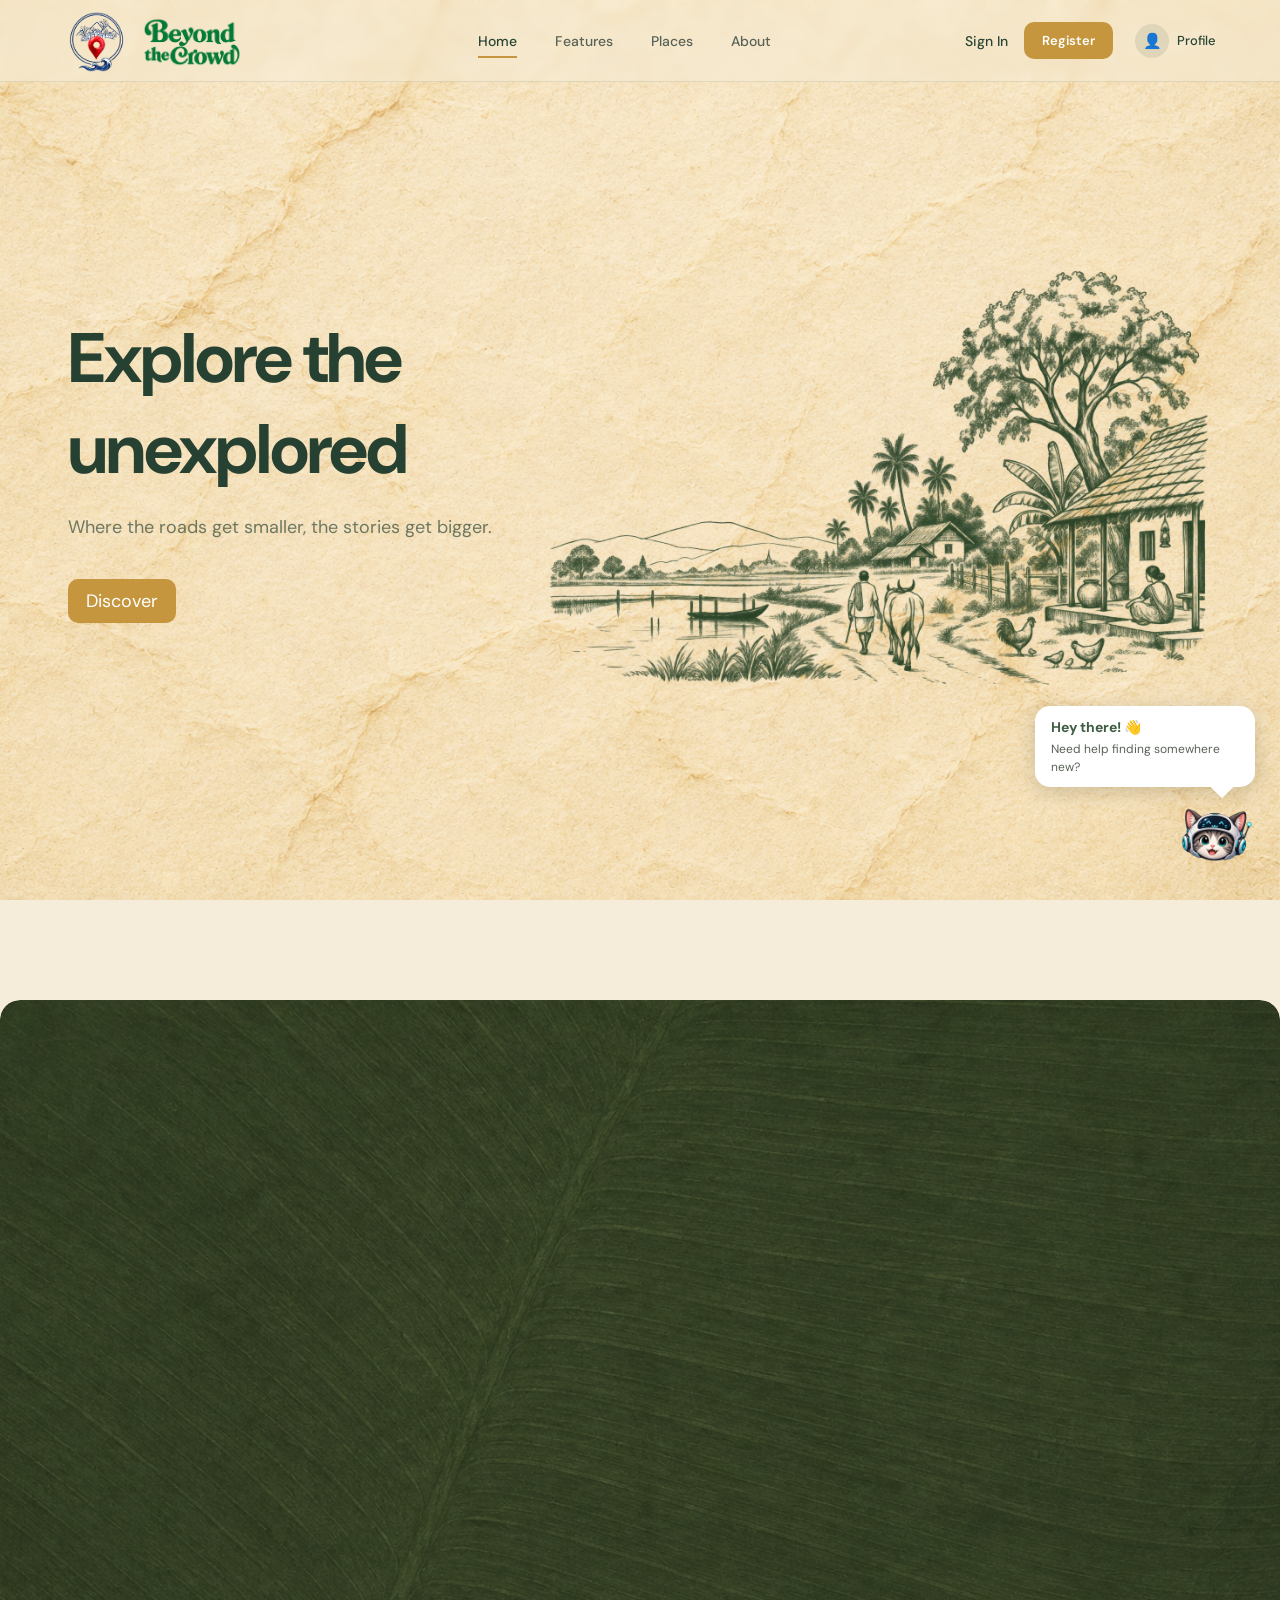
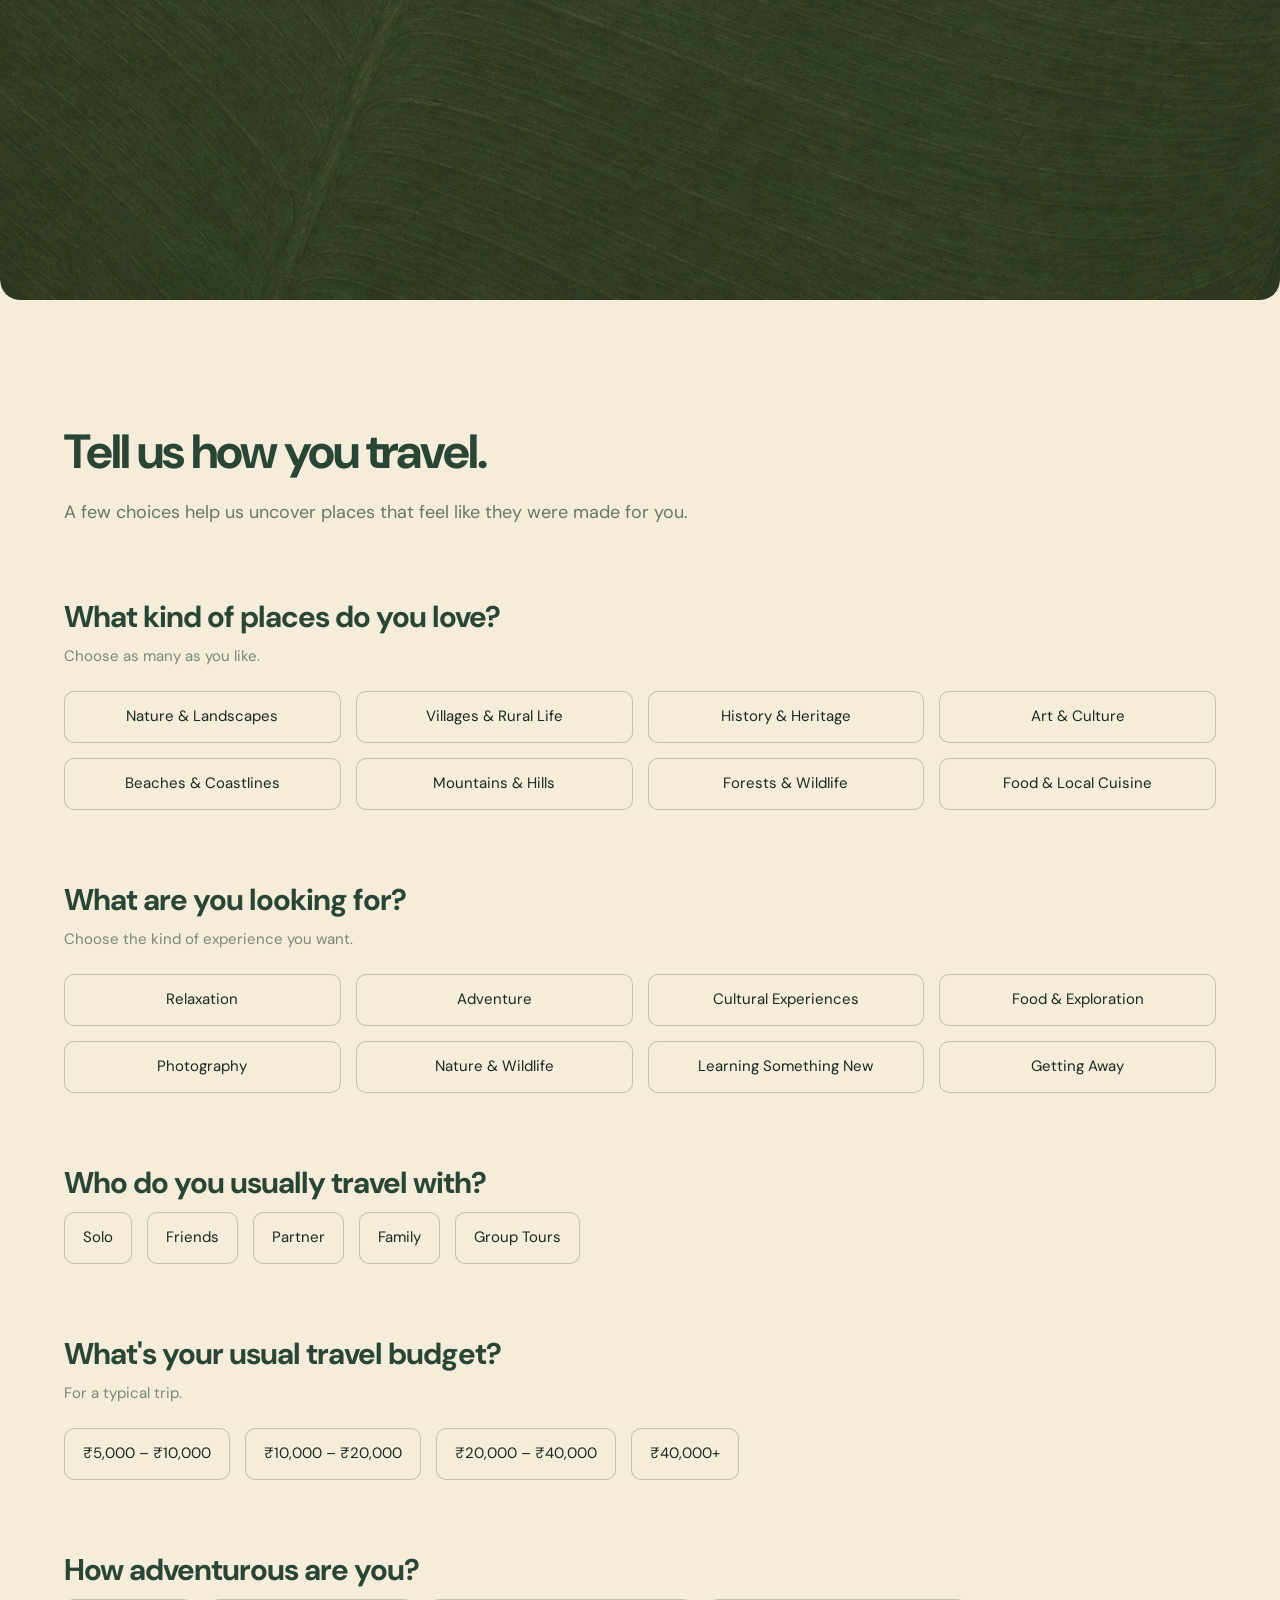
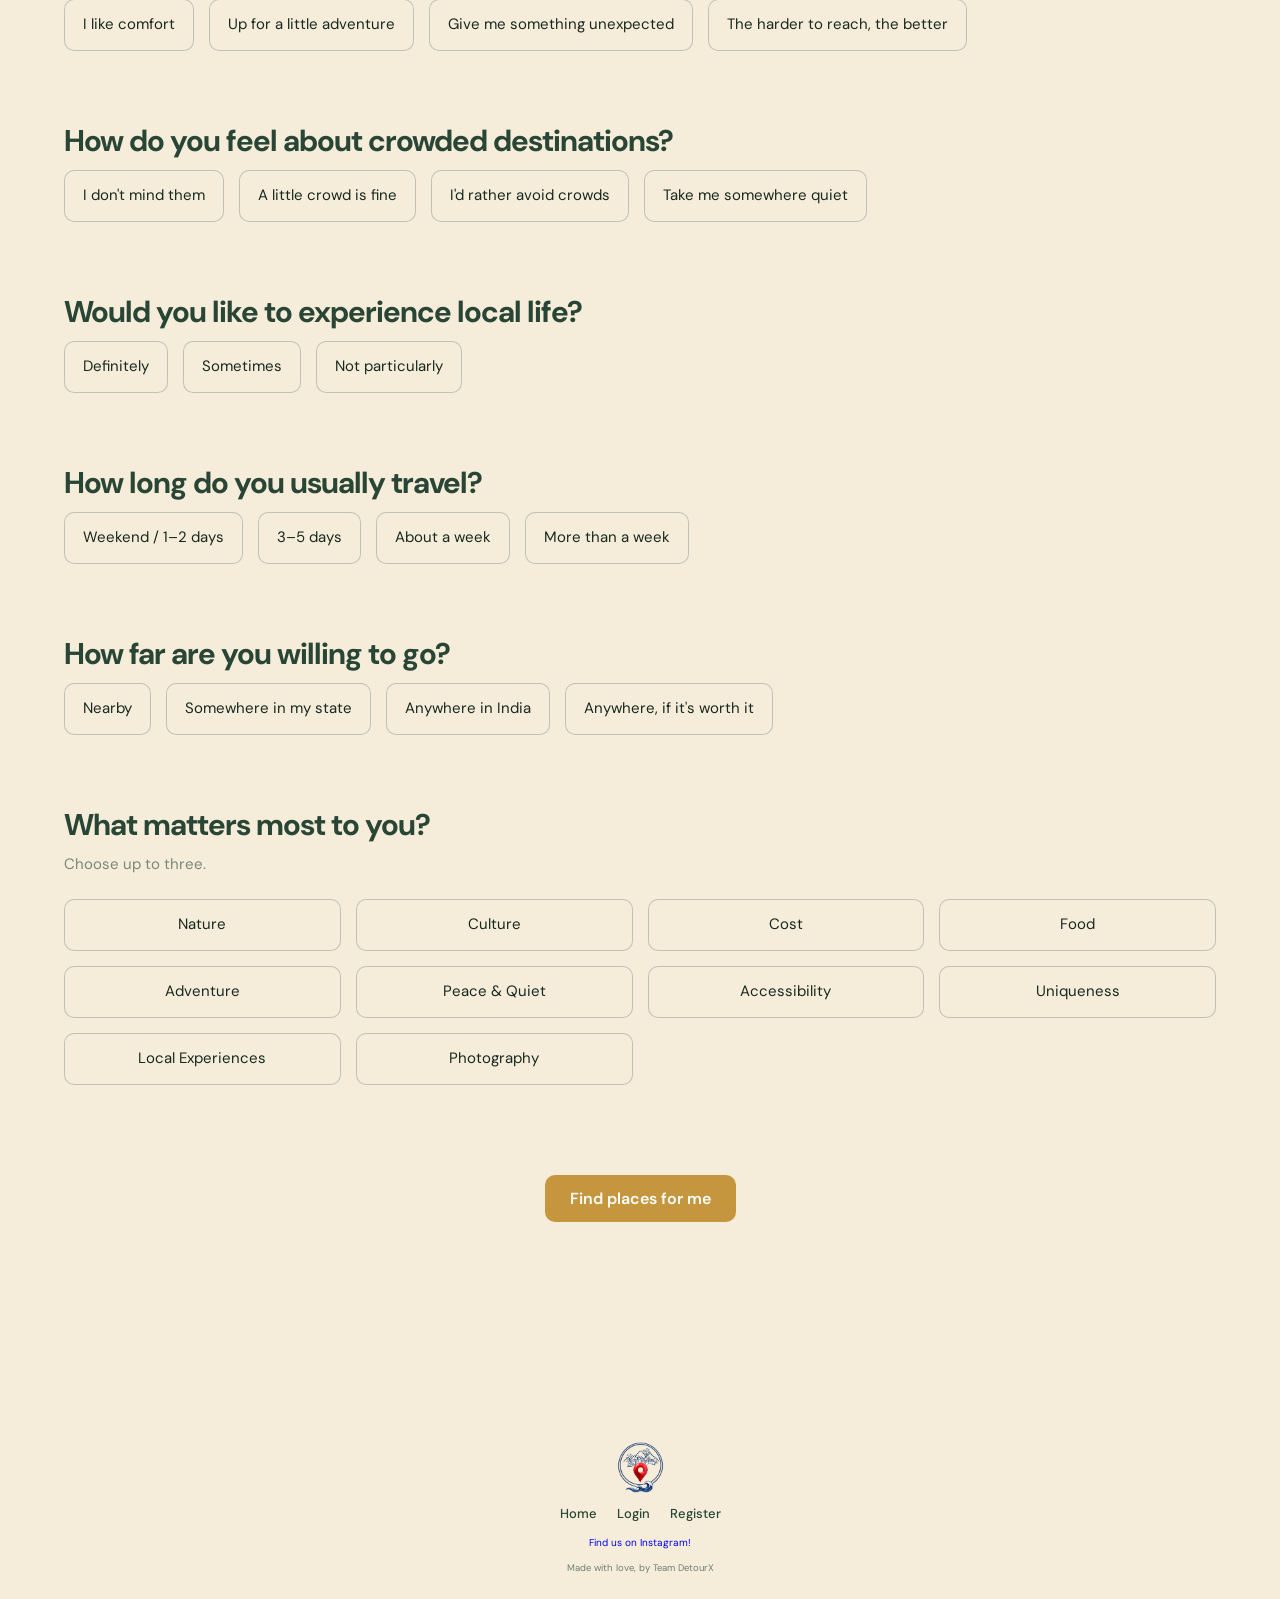
<file: index.html>
<!DOCTYPE html>
<html lang="en">

<head>
    <meta charset="UTF-8">
    <meta name="viewport" content="width=device-width, initial-scale=1.0">

    <title>Beyond the Crowd</title>

    <link rel="stylesheet" href="index.css">

    <!-- Google Fonts -->
    <link
        href="https://fonts.googleapis.com/css2?family=DM+Sans:wght@400;500;600&family=Playfair+Display:wght@500;600;700&display=swap"
        rel="stylesheet">

    <link rel="icon" type="image/png" href="images/web-logo.png">
</head>

<body>

    <!-- HERO SECTION -->
    <main class="hero-section">
        <!-- Navbar -->
        <nav class="navbar">

            <!-- Logo + Website Name -->
            <div class="brand">
                <div class="logo">
                    <a href="index.html">
                        <img src="images/web-logo.png" alt="logo" width="65px">
                    </a>
                </div>

                <div class="website-name">
                    <a href="index.html"><img src="images/web-name.png" alt="web-name" width="100px"></a>
                </div>
            </div>


            <!-- Navigation Links -->
            <div class="nav-links">
                <a href="index.html" class="active">Home</a>
                <a href="#features">Features</a>
                <a href="places.html">Places</a>
                <a href="about.html">About</a>
            </div>


            <!-- Right Side -->
            <div class="nav-actions">
                <a href="signin.html" class="auth-link">Sign In</a>
                <a href="register.html" class="dark-btn">Register</a>

                <div class="profile" id="profileButton">

                    <div class="profile-icon">
                        👤
                    </div>

                    <span>Profile</span>

                    <div class="profile-message" id="profileMessage">
                        <strong>Register / Sign in</strong>
                        <small>to see your profile.</small>
                    </div>

                </div>
            </div>

        </nav>
        <div class="hero-text">
            <h1>Explore the<br>unexplored</h1>
            <p>Where the roads get smaller, the stories get bigger.</p>
            <ul>
                <li><a href="#features" class="hero-btn dark-btn">Discover</a></li>
            </ul>
        </div>

        <img src="images/hero-image.png" alt="hero-image" width="670px">
    </main>


    <!-- FEATURES SECTION -->

    <section id="features" class="features-section">

        <h2>What we provide...</h2>

        <div class="features-grid">

            <!-- Feature 1 -->
            <article class="feature-card">

                <div>
                    <img class="feature-image" src="images/ai chatbot.png" alt="ai-chatbot">
                </div>

                <div class="feature-content">
                    <h4>AI Travel Companion</h4>
                    <p>Ask AI, discover hidden gems.</p>
                </div>

            </article>


            <!-- Feature 2 -->
            <article class="feature-card">

                <div>
                    <img class="feature-image" src="images/explore map.png" alt="explore map">
                </div>

                <div class="feature-content">
                    <h4>Explore Through Maps</h4>
                    <p>Find destinations across India easily.</p>
                </div>

            </article>


            <!-- Feature 3 -->
            <article class="feature-card">

                <div>
                    <img class="feature-image" src="images/choose options.png" alt="choose options">
                </div>

                <div class="feature-content">
                    <h4>Choose Your Activities</h4>
                    <p>Choose experiences that match you.</p>
                </div>

            </article>


            <!-- Feature 4 -->
            <article class="feature-card">

                <div>
                    <img class="feature-image" src="images/village life.png" alt="village life">
                </div>

                <div class="feature-content">
                    <h4>Village Living</h4>
                    <p>Experience village life, feel welcomed.</p>
                </div>

            </article>

        </div>

    </section>
    </div>

    </section>


    <script src="script.js"></script>

    <!-- ================= TRAVEL PREFERENCES ================= -->

<section id="preferences" class="preferences-section">

    <div class="preferences-heading">

        <h2>Tell us how you travel.</h2>

        <p>
            A few choices help us uncover places that feel like they were made for you.
        </p>

    </div>


    <form class="preferences-form">


        <!-- ================= QUESTION 1 ================= -->

        <div class="question">

            <h3>What kind of places do you love?</h3>

            <p class="question-note">
                Choose as many as you like.
            </p>

            <div class="choice-grid">

                <label class="choice">
                    <input type="checkbox" name="place" value="nature">
                    <span>Nature &amp; Landscapes</span>
                </label>

                <label class="choice">
                    <input type="checkbox" name="place" value="villages">
                    <span>Villages &amp; Rural Life</span>
                </label>

                <label class="choice">
                    <input type="checkbox" name="place" value="heritage">
                    <span>History &amp; Heritage</span>
                </label>

                <label class="choice">
                    <input type="checkbox" name="place" value="culture">
                    <span>Art &amp; Culture</span>
                </label>

                <label class="choice">
                    <input type="checkbox" name="place" value="beaches">
                    <span>Beaches &amp; Coastlines</span>
                </label>

                <label class="choice">
                    <input type="checkbox" name="place" value="mountains">
                    <span>Mountains &amp; Hills</span>
                </label>

                <label class="choice">
                    <input type="checkbox" name="place" value="forest">
                    <span>Forests &amp; Wildlife</span>
                </label>

                <label class="choice">
                    <input type="checkbox" name="place" value="food">
                    <span>Food &amp; Local Cuisine</span>
                </label>

            </div>

        </div>


        <!-- ================= QUESTION 2 ================= -->

        <div class="question">

            <h3>What are you looking for?</h3>

            <p class="question-note">
                Choose the kind of experience you want.
            </p>

            <div class="choice-grid">

                <label class="choice">
                    <input type="checkbox" name="experience" value="relaxation">
                    <span>Relaxation</span>
                </label>

                <label class="choice">
                    <input type="checkbox" name="experience" value="adventure">
                    <span>Adventure</span>
                </label>

                <label class="choice">
                    <input type="checkbox" name="experience" value="culture">
                    <span>Cultural Experiences</span>
                </label>

                <label class="choice">
                    <input type="checkbox" name="experience" value="food">
                    <span>Food &amp; Exploration</span>
                </label>

                <label class="choice">
                    <input type="checkbox" name="experience" value="photography">
                    <span>Photography</span>
                </label>

                <label class="choice">
                    <input type="checkbox" name="experience" value="nature">
                    <span>Nature &amp; Wildlife</span>
                </label>

                <label class="choice">
                    <input type="checkbox" name="experience" value="learning">
                    <span>Learning Something New</span>
                </label>

                <label class="choice">
                    <input type="checkbox" name="experience" value="escape">
                    <span>Getting Away</span>
                </label>

            </div>

        </div>


        <!-- ================= QUESTION 3 ================= -->

        <div class="question">

            <h3>Who do you usually travel with?</h3>

            <div class="choice-row">

                <label class="choice">
                    <input type="radio" name="travelling-with" value="solo">
                    <span>Solo</span>
                </label>

                <label class="choice">
                    <input type="radio" name="travelling-with" value="friends">
                    <span>Friends</span>
                </label>

                <label class="choice">
                    <input type="radio" name="travelling-with" value="partner">
                    <span>Partner</span>
                </label>

                <label class="choice">
                    <input type="radio" name="travelling-with" value="family">
                    <span>Family</span>
                </label>

                <label class="choice">
                    <input type="radio" name="travelling-with" value="group">
                    <span>Group Tours</span>
                </label>

            </div>

        </div>


        <!-- ================= QUESTION 4 ================= -->

        <div class="question">

            <h3>What's your usual travel budget?</h3>

            <p class="question-note">
                For a typical trip.
            </p>

            <div class="choice-row">

                <label class="choice">
                    <input type="radio" name="budget" value="5000-10000">
                    <span>₹5,000 – ₹10,000</span>
                </label>

                <label class="choice">
                    <input type="radio" name="budget" value="10000-20000">
                    <span>₹10,000 – ₹20,000</span>
                </label>

                <label class="choice">
                    <input type="radio" name="budget" value="20000-40000">
                    <span>₹20,000 – ₹40,000</span>
                </label>

                <label class="choice">
                    <input type="radio" name="budget" value="40000-plus">
                    <span>₹40,000+</span>
                </label>

            </div>

        </div>


        <!-- ================= QUESTION 5 ================= -->

        <div class="question">

            <h3>How adventurous are you?</h3>

            <div class="choice-row">

                <label class="choice">
                    <input type="radio" name="adventure-level" value="comfort">
                    <span>I like comfort</span>
                </label>

                <label class="choice">
                    <input type="radio" name="adventure-level" value="little-adventure">
                    <span>Up for a little adventure</span>
                </label>

                <label class="choice">
                    <input type="radio" name="adventure-level" value="unexpected">
                    <span>Give me something unexpected</span>
                </label>

                <label class="choice">
                    <input type="radio" name="adventure-level" value="extreme">
                    <span>The harder to reach, the better</span>
                </label>

            </div>

        </div>


        <!-- ================= QUESTION 6 ================= -->

        <div class="question">

            <h3>How do you feel about crowded destinations?</h3>

            <div class="choice-row">

                <label class="choice">
                    <input type="radio" name="crowds" value="popular">
                    <span>I don't mind them</span>
                </label>

                <label class="choice">
                    <input type="radio" name="crowds" value="little">
                    <span>A little crowd is fine</span>
                </label>

                <label class="choice">
                    <input type="radio" name="crowds" value="avoid">
                    <span>I'd rather avoid crowds</span>
                </label>

                <label class="choice">
                    <input type="radio" name="crowds" value="hidden">
                    <span>Take me somewhere quiet</span>
                </label>

            </div>

        </div>


        <!-- ================= QUESTION 7 ================= -->

        <div class="question">

            <h3>Would you like to experience local life?</h3>

            <div class="choice-row">

                <label class="choice">
                    <input type="radio" name="local-life" value="definitely">
                    <span>Definitely</span>
                </label>

                <label class="choice">
                    <input type="radio" name="local-life" value="sometimes">
                    <span>Sometimes</span>
                </label>

                <label class="choice">
                    <input type="radio" name="local-life" value="not-really">
                    <span>Not particularly</span>
                </label>

            </div>

        </div>


        <!-- ================= QUESTION 8 ================= -->

        <div class="question">

            <h3>How long do you usually travel?</h3>

            <div class="choice-row">

                <label class="choice">
                    <input type="radio" name="duration" value="weekend">
                    <span>Weekend / 1–2 days</span>
                </label>

                <label class="choice">
                    <input type="radio" name="duration" value="3-5-days">
                    <span>3–5 days</span>
                </label>

                <label class="choice">
                    <input type="radio" name="duration" value="week">
                    <span>About a week</span>
                </label>

                <label class="choice">
                    <input type="radio" name="duration" value="long">
                    <span>More than a week</span>
                </label>

            </div>

        </div>


        <!-- ================= QUESTION 9 ================= -->

        <div class="question">

            <h3>How far are you willing to go?</h3>

            <div class="choice-row">

                <label class="choice">
                    <input type="radio" name="travel-distance" value="nearby">
                    <span>Nearby</span>
                </label>

                <label class="choice">
                    <input type="radio" name="travel-distance" value="state">
                    <span>Somewhere in my state</span>
                </label>

                <label class="choice">
                    <input type="radio" name="travel-distance" value="india">
                    <span>Anywhere in India</span>
                </label>

                <label class="choice">
                    <input type="radio" name="travel-distance" value="anywhere">
                    <span>Anywhere, if it's worth it</span>
                </label>

            </div>

        </div>


        <!-- ================= QUESTION 10 ================= -->

        <div class="question">

            <h3>What matters most to you?</h3>

            <p class="question-note">
                Choose up to three.
            </p>

            <div class="choice-grid">

                <label class="choice">
                    <input type="checkbox" name="priority" value="nature">
                    <span>Nature</span>
                </label>

                <label class="choice">
                    <input type="checkbox" name="priority" value="culture">
                    <span>Culture</span>
                </label>

                <label class="choice">
                    <input type="checkbox" name="priority" value="cost">
                    <span>Cost</span>
                </label>

                <label class="choice">
                    <input type="checkbox" name="priority" value="food">
                    <span>Food</span>
                </label>

                <label class="choice">
                    <input type="checkbox" name="priority" value="adventure">
                    <span>Adventure</span>
                </label>

                <label class="choice">
                    <input type="checkbox" name="priority" value="peace">
                    <span>Peace &amp; Quiet</span>
                </label>

                <label class="choice">
                    <input type="checkbox" name="priority" value="accessibility">
                    <span>Accessibility</span>
                </label>

                <label class="choice">
                    <input type="checkbox" name="priority" value="uniqueness">
                    <span>Uniqueness</span>
                </label>

                <label class="choice">
                    <input type="checkbox" name="priority" value="local">
                    <span>Local Experiences</span>
                </label>

                <label class="choice">
                    <input type="checkbox" name="priority" value="photography">
                    <span>Photography</span>
                </label>

            </div>

        </div>


        <!-- ================= SUBMIT ================= -->

        <a href="places.html" class="preferences-button">
            Find places for me
        </a>

    </form>

</section>

<!-- ================= FOOTER ================= -->

<footer class="site-footer">

    <!-- Logo -->
    <div class="footer-logo">
        <a href="index.html">
            <img src="images/web-logo.png" alt="Website Logo">
        </a>
    </div>


    <!-- Footer Links -->
    <div class="footer-links">

        <a href="index.html">Home</a>

        <a href="signin.html">Login</a>

        <a href="register.html">Register</a>

    </div>


    <!-- Instagram -->
<div class="footer-social">

<a href="https://www.instagram.com/_.beyond_the_crowd_/">Find us on Instagram!</a>


</div>


    <!-- Credit -->
    <p class="footer-credit">
        Made with love, by Team DetourX
    </p>

</footer>

<!-- ================= CHATBOT ================= -->

<style>

    /* Chatbot container */
    .chatbot {
        position: fixed;
        bottom: 2.5rem;
        right: 2.5rem;

        z-index: 9999;

        display: flex;
        flex-direction: column;
        align-items: flex-end;

        font-family: "DM Sans", sans-serif;
    }


    /* Mascot */
    .chatbot-mascot {
        width: 8rem;
        height: 8rem;

        object-fit: contain;

        cursor: pointer;

        transition:
            transform 0.25s ease,
            filter 0.25s ease;
    }


    .chatbot-mascot:hover {
        transform: scale(1.08);
    }


    /* Speech bubble */
    .chatbot-bubble {
        position: relative;

        margin-bottom: 0.8rem;
        padding: 1.2rem 1.6rem;

        background: white;

        border-radius: 1.5rem;

        box-shadow:
            0 0.5rem 2rem rgba(0, 0, 0, 0.15);

        color: #294535;

        font-size: 1.4rem;

        max-width: 22rem;

        cursor: pointer;

        animation: chatbotBubbleIn 0.5s ease;
    }


    /* Little triangle underneath bubble */
    .chatbot-bubble::after {
        content: "";

        position: absolute;

        right: 2.5rem;
        bottom: -0.8rem;

        width: 1.6rem;
        height: 1.6rem;

        background: white;

        transform: rotate(45deg);
    }


    .chatbot-bubble strong {
        display: block;

        color: #3f5d45;

        margin-bottom: 0.3rem;
    }


    .chatbot-bubble small {
        font-size: 1.2rem;

        color: #596257;
    }


    /* Chat window */
    .chat-window {
        position: absolute;

        right: 0;
        bottom: 9rem;

        width: 32rem;
        height: 42rem;

        background: #f5edda;

        border-radius: 1.8rem;

        box-shadow:
            0 1rem 3rem rgba(0, 0, 0, 0.2);

        overflow: hidden;

        display: none;

        flex-direction: column;
    }


    .chat-window.active {
        display: flex;

        animation: chatWindowIn 0.3s ease;
    }


    /* Chat header */
    .chat-header {
        padding: 1.5rem 1.8rem;

        background: #294535;

        color: #f5edda;

        display: flex;

        align-items: center;

        justify-content: space-between;
    }


    .chat-header h4 {
        margin: 0;

        color: #f5edda;

        font-size: 1.8rem;

        letter-spacing: -0.5px;
    }


    .chat-close {
        border: none;

        background: transparent;

        color: #f5edda;

        font-size: 2rem;

        cursor: pointer;
    }


    /* Messages */
    .chat-messages {
        flex: 1;

        padding: 1.5rem;

        overflow-y: auto;

        display: flex;

        flex-direction: column;

        gap: 1rem;
    }


    .bot-message,
    .user-message {
        max-width: 80%;

        padding: 1rem 1.3rem;

        border-radius: 1.2rem;

        font-size: 1.3rem;

        line-height: 1.5;
    }


    .bot-message {
        align-self: flex-start;

        background: white;

        color: #29352c;

        border-bottom-left-radius: 0.3rem;
    }


    .user-message {
        align-self: flex-end;

        background: #c5963d;

        color: white;

        border-bottom-right-radius: 0.3rem;
    }


    /* Input area */
    .chat-input-area {
        display: flex;

        gap: 0.8rem;

        padding: 1.2rem;

        background: white;

        border-top: 1px solid rgba(41, 69, 53, 0.1);
    }


    .chat-input {
        flex: 1;

        border: 1px solid rgba(41, 69, 53, 0.25);

        border-radius: 1rem;

        padding: 1rem;

        outline: none;

        font-family: "DM Sans", sans-serif;

        font-size: 1.3rem;
    }


    .chat-send {
        border: none;

        border-radius: 1rem;

        padding: 0 1.4rem;

        background: #c5963d;

        color: white;

        font-weight: 600;

        cursor: pointer;
    }


    .chat-send:hover {
        background: #a87927;
    }


    /* Animations */
    @keyframes chatbotBubbleIn {

        from {
            opacity: 0;
            transform: translateY(1rem);
        }

        to {
            opacity: 1;
            transform: translateY(0);
        }

    }


    @keyframes chatWindowIn {

        from {
            opacity: 0;
            transform: translateY(1rem) scale(0.97);
        }

        to {
            opacity: 1;
            transform: translateY(0) scale(1);
        }

    }


    /* Mobile */
    @media (max-width: 600px) {

        .chatbot {
            right: 1.5rem;
            bottom: 1.5rem;
        }

        .chatbot-mascot {
            width: 6.5rem;
            height: 6.5rem;
        }

        .chat-window {
            width: calc(100vw - 3rem);
            right: -0.5rem;
        }

    }

</style>


<!-- CHATBOT HTML -->

<div class="chatbot" id="chatbot">

    <!-- Speech bubble -->
    <div class="chatbot-bubble" id="chatbotBubble">

        <strong>Hey there! 👋</strong>

        <small>
            Need help finding somewhere new?
        </small>

    </div>


    <!-- Chat window -->
    <div class="chat-window" id="chatWindow">

        <div class="chat-header">

            <h4>Your Travel Companion</h4>

            <button
                class="chat-close"
                id="chatClose">
                ×
            </button>

        </div>


        <div class="chat-messages" id="chatMessages">

            <div class="bot-message">
                Hi! I'm your travel companion. 🌿
                Tell me what kind of place you're looking for!
            </div>

        </div>


        <div class="chat-input-area">

            <input
                type="text"
                id="chatInput"
                class="chat-input"
                placeholder="Ask me anything...">

            <button
                class="chat-send"
                id="chatSend">
                Send
            </button>

        </div>

    </div>


    <!-- Mascot -->
    <img
        src="images/mascot.png"
        alt="Travel assistant"
        class="chatbot-mascot"
        id="chatbotMascot">

</div>


<!-- CHATBOT JAVASCRIPT -->

<script>

    const chatbotMascot =
        document.getElementById("chatbotMascot");

    const chatbotBubble =
        document.getElementById("chatbotBubble");

    const chatWindow =
        document.getElementById("chatWindow");

    const chatClose =
        document.getElementById("chatClose");

    const chatInput =
        document.getElementById("chatInput");

    const chatSend =
        document.getElementById("chatSend");

    const chatMessages =
        document.getElementById("chatMessages");


    /* Open chatbot */

    function openChat() {

        chatWindow.classList.add("active");

        chatbotBubble.style.display = "none";

        chatInput.focus();

    }


    /* Close chatbot */

    function closeChat() {

        chatWindow.classList.remove("active");

    }


    /* Mascot clicked */

    chatbotMascot.addEventListener(
        "click",
        openChat
    );


    /* Speech bubble clicked */

    chatbotBubble.addEventListener(
        "click",
        openChat
    );


    /* Close button */

    chatClose.addEventListener(
        "click",
        closeChat
    );


    /* Send message */

    function sendMessage() {

        const message =
            chatInput.value.trim();


        if (message === "") {
            return;
        }


        /* User message */

        const userMessage =
            document.createElement("div");

        userMessage.className =
            "user-message";

        userMessage.textContent =
            message;

        chatMessages.appendChild(
            userMessage
        );


        chatInput.value = "";


        /* Temporary bot response */

        setTimeout(() => {

            const botMessage =
                document.createElement("div");

            botMessage.className =
                "bot-message";

            botMessage.textContent =
                "I'd love to help! Once the AI backend is connected, I'll be able to give you personalised travel recommendations.";

            chatMessages.appendChild(
                botMessage
            );


            chatMessages.scrollTop =
                chatMessages.scrollHeight;

        }, 700);


        chatMessages.scrollTop =
            chatMessages.scrollHeight;

    }


    /* Send button */

    chatSend.addEventListener(
        "click",
        sendMessage
    );


    /* Enter key */

    chatInput.addEventListener(
        "keydown",
        (event) => {

            if (event.key === "Enter") {

                sendMessage();

            }

        }
    );


    /* Show bubble after 5 seconds */

    setTimeout(() => {

        if (
            !chatWindow.classList.contains("active")
        ) {

            chatbotBubble.style.display =
                "block";

        }

    }, 5000);

</script>

</body>

</html>
</file>
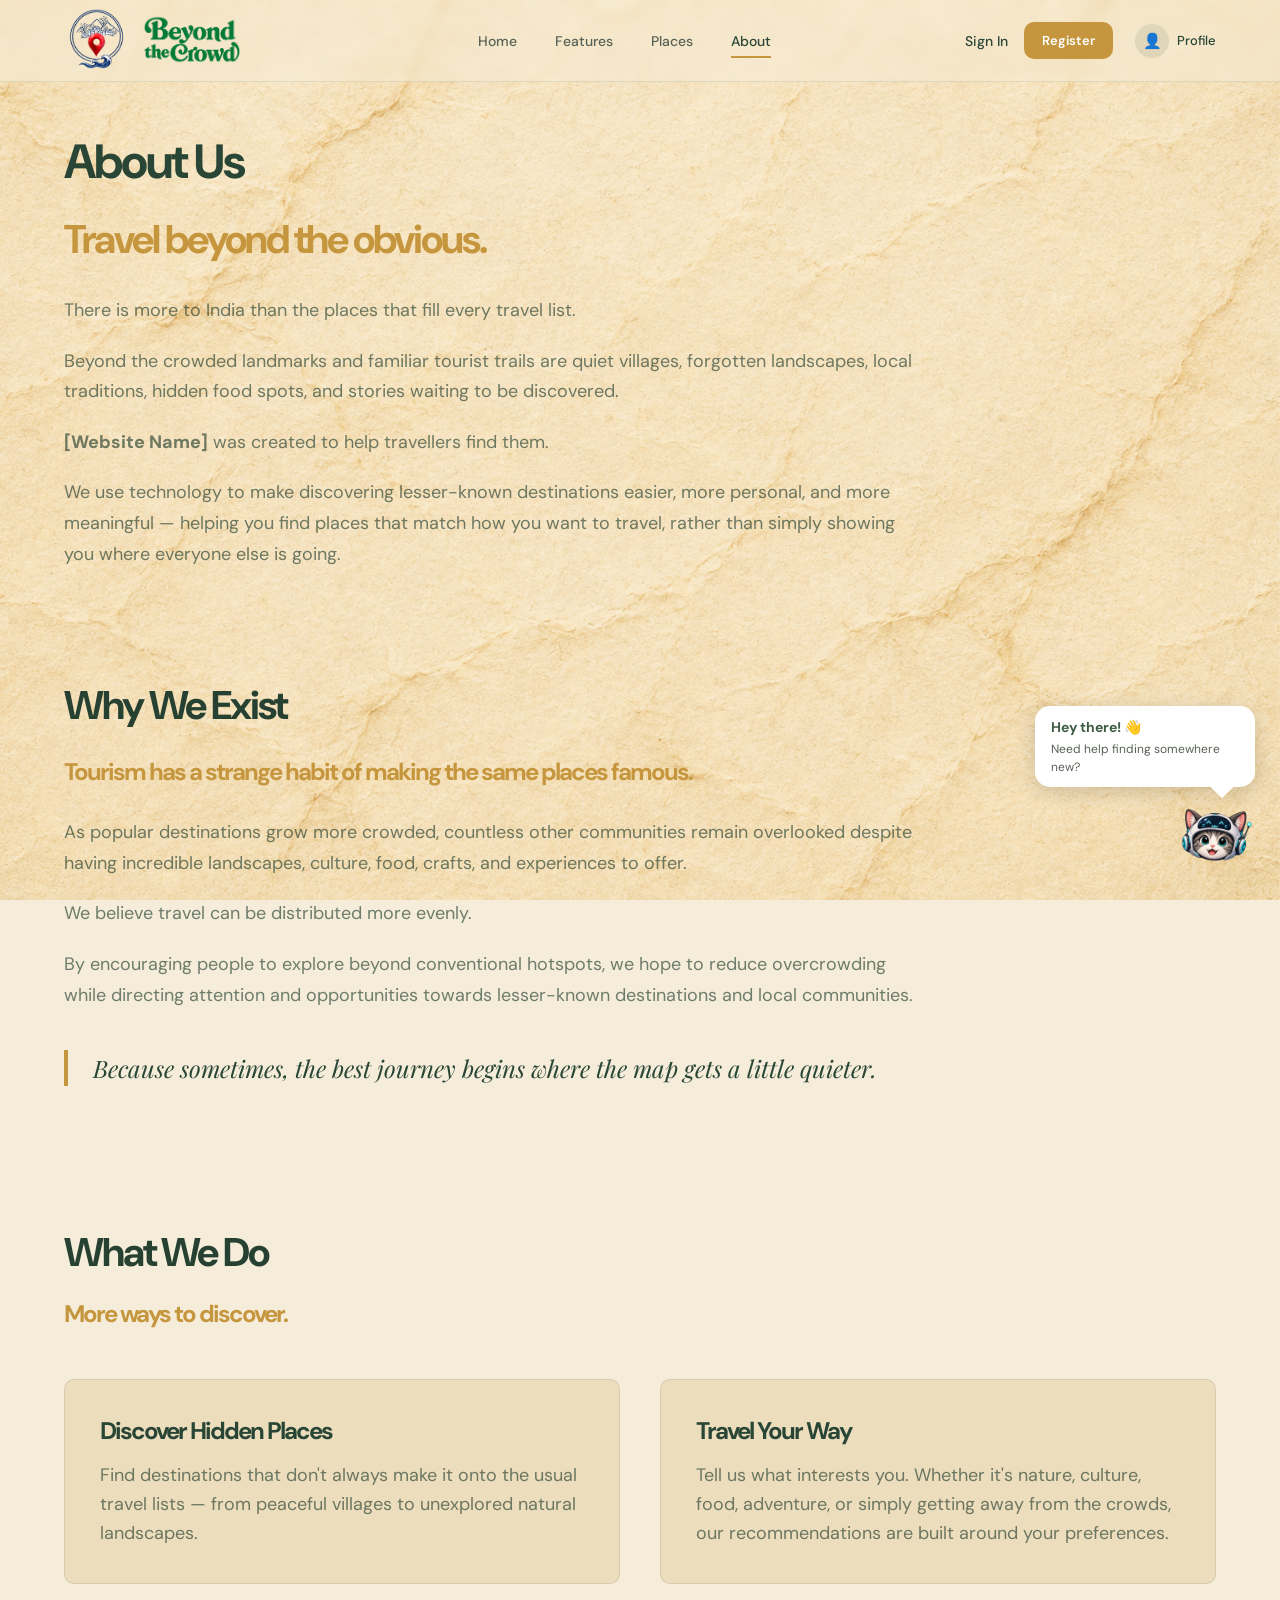
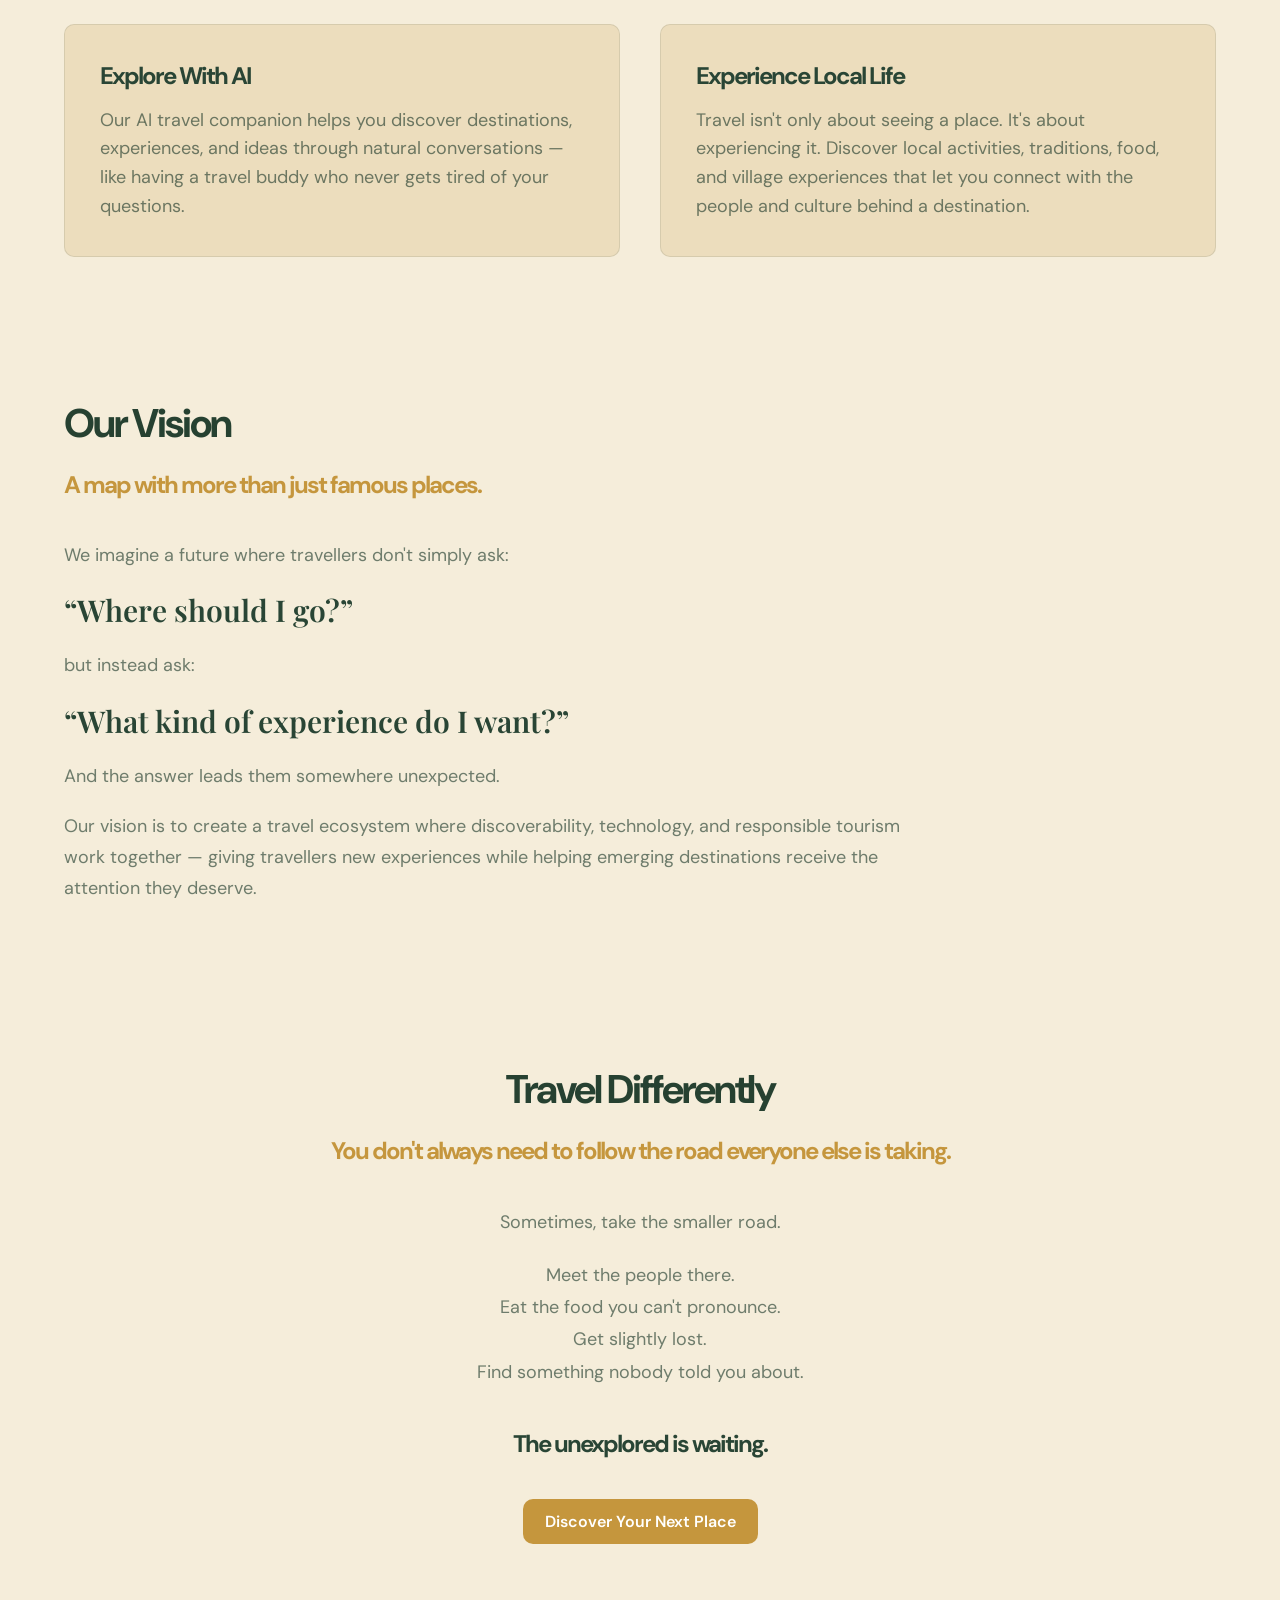
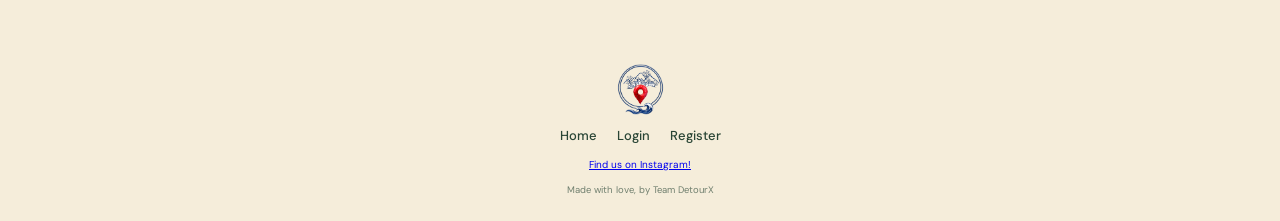
<file: about.html>
<!DOCTYPE html>
<html lang="en">

<head>
    <meta charset="UTF-8">
    <meta name="viewport" content="width=device-width, initial-scale=1.0">
    <link rel="stylesheet" href="about.css">
    <link rel="stylesheet" href="chatbot.css">
    <link rel="icon" type="image/png" href="images/web-logo.png">

    <title>About Us</title>

    <!-- About page stylesheet will be added later -->

    <!-- Google Fonts -->
    <link
        href="https://fonts.googleapis.com/css2?family=DM+Sans:wght@400;500;600&family=Playfair+Display:wght@500;600;700&display=swap"
        rel="stylesheet">
</head>

<body>

    <!-- ================= NAVBAR ================= -->

    <nav class="navbar">

        <!-- Logo + Website Name -->
        <div class="brand">

            <div class="logo">
                <a href="index.html">
                    <img src="images/web-logo.png" alt="logo" width="65px">
                </a>
            </div>

            <div class="website-name">
                   <a href="index.html"><img src="images/web-name.png" alt="web-name" width="100px"></a>
            </div>

        </div>


        <!-- Navigation Links -->
        <div class="nav-links">

            <a href="index.html">Home</a>

            <a href="index.html#features">Features</a>

            <a href="places.html">Places</a>

            <a href="about.html" class="active">About</a>

        </div>


        <!-- Right Side -->
        <div class="nav-actions">

            <a href="signin.html" class="auth-link">
                Sign In
            </a>

            <a href="register.html" class="dark-btn">
                Register
            </a>

            <div class="profile" id="profileButton">

                <div class="profile-icon">
                    👤
                </div>

                <span>Profile</span>

                <div class="profile-message" id="profileMessage">
                    <strong>Register / Sign in</strong>
                    <small>to see your profile.</small>
                </div>

            </div>

        </div>

    </nav>


    <!-- ================= ABOUT PAGE ================= -->

    <main>

        <!-- ABOUT HERO -->

        <section class="about-hero">

            <h2>About Us</h2>

            <h3>Travel beyond the obvious.</h3>

            <p>
                There is more to India than the places that fill every travel list.
            </p>

            <p>
                Beyond the crowded landmarks and familiar tourist trails are quiet
                villages, forgotten landscapes, local traditions, hidden food spots,
                and stories waiting to be discovered.
            </p>

            <p>
                <strong>[Website Name]</strong> was created to help travellers find them.
            </p>

            <p>
                We use technology to make discovering lesser-known destinations easier,
                more personal, and more meaningful — helping you find places that match
                how you want to travel, rather than simply showing you where everyone
                else is going.
            </p>

        </section>


        <!-- WHY WE EXIST -->

        <section class="why-us">

            <h3>Why We Exist</h3>

            <h4>
                Tourism has a strange habit of making the same places famous.
            </h4>

            <p>
                As popular destinations grow more crowded, countless other communities
                remain overlooked despite having incredible landscapes, culture, food,
                crafts, and experiences to offer.
            </p>

            <p>
                We believe travel can be distributed more evenly.
            </p>

            <p>
                By encouraging people to explore beyond conventional hotspots, we hope
                to reduce overcrowding while directing attention and opportunities
                towards lesser-known destinations and local communities.
            </p>

            <blockquote>
                Because sometimes, the best journey begins where the map gets a little quieter.
            </blockquote>

        </section>


        <!-- WHAT WE DO -->

        <section class="what-we-do">

            <h3>What We Do</h3>

            <h4>More ways to discover.</h4>

            <div class="about-features">

                <article class="about-feature">

                    <h4>Discover Hidden Places</h4>

                    <p>
                        Find destinations that don't always make it onto the usual
                        travel lists — from peaceful villages to unexplored natural
                        landscapes.
                    </p>

                </article>


                <article class="about-feature">

                    <h4>Travel Your Way</h4>

                    <p>
                        Tell us what interests you. Whether it's nature, culture,
                        food, adventure, or simply getting away from the crowds,
                        our recommendations are built around your preferences.
                    </p>

                </article>


                <article class="about-feature">

                    <h4>Explore With AI</h4>

                    <p>
                        Our AI travel companion helps you discover destinations,
                        experiences, and ideas through natural conversations — like
                        having a travel buddy who never gets tired of your questions.
                    </p>

                </article>


                <article class="about-feature">

                    <h4>Experience Local Life</h4>

                    <p>
                        Travel isn't only about seeing a place. It's about
                        experiencing it. Discover local activities, traditions,
                        food, and village experiences that let you connect with
                        the people and culture behind a destination.
                    </p>

                </article>

            </div>

        </section>


        <!-- OUR VISION -->

        <section class="our-vision">

            <h3>Our Vision</h3>

            <h4>A map with more than just famous places.</h4>

            <p>
                We imagine a future where travellers don't simply ask:
            </p>

            <blockquote>
                “Where should I go?”
            </blockquote>

            <p>
                but instead ask:
            </p>

            <blockquote>
                “What kind of experience do I want?”
            </blockquote>

            <p>
                And the answer leads them somewhere unexpected.
            </p>

            <p>
                Our vision is to create a travel ecosystem where discoverability,
                technology, and responsible tourism work together — giving travellers
                new experiences while helping emerging destinations receive the
                attention they deserve.
            </p>

        </section>


        <!-- CLOSING -->

        <section class="about-closing">

            <h3>Travel Differently</h3>

            <h4>
                You don't always need to follow the road everyone else is taking.
            </h4>

            <p>
                Sometimes, take the smaller road.
            </p>

            <p>
                Meet the people there.<br>
                Eat the food you can't pronounce.<br>
                Get slightly lost.<br>
                Find something nobody told you about.
            </p>

            <h4>
                The unexplored is waiting.
            </h4>

            <a href="index.html#features">
                Discover Your Next Place
            </a>

        </section>

    </main>

    <!-- ================= FOOTER ================= -->

<footer class="site-footer">

    <!-- Logo -->
    <div class="footer-logo">
        <a href="index.html">
            <img src="images/web-logo.png" alt="Website Logo">
        </a>
    </div>


    <!-- Footer Links -->
    <div class="footer-links">

        <a href="index.html">Home</a>

        <a href="signin.html">Login</a>

        <a href="register.html">Register</a>

    </div>


    <!-- Instagram -->
<div class="footer-social">

    <a href="https://www.instagram.com/_.beyond_the_crowd_/">Find us on Instagram!</a>

</div>


    <!-- Credit -->
    <p class="footer-credit">
        Made with love, by Team DetourX
    </p>

</footer>

    <!-- ================= CHATBOT ================= -->

<div class="chatbot" id="chatbot">

    <!-- Speech bubble -->
    <div class="chatbot-bubble" id="chatbotBubble">

        <strong>Hey there! 👋</strong>

        <small>
            Need help finding somewhere new?
        </small>

    </div>


    <!-- Chat window -->
    <div class="chat-window" id="chatWindow">

        <div class="chat-header">

            <h4>Your Travel Companion</h4>

            <button
                class="chat-close"
                id="chatClose">
                ×
            </button>

        </div>


        <div class="chat-messages" id="chatMessages">

            <div class="bot-message">
                Hi! I'm your travel companion. 🌿
                Tell me what kind of place you're looking for!
            </div>

        </div>


        <div class="chat-input-area">

            <input
                type="text"
                id="chatInput"
                class="chat-input"
                placeholder="Ask me anything..."
            >

            <button
                class="chat-send"
                id="chatSend">
                Send
            </button>

        </div>

    </div>


    <!-- Mascot -->
    <img
        src="images/mascot.png"
        alt="Travel assistant"
        class="chatbot-mascot"
        id="chatbotMascot">

</div>

    <script src="script.js"></script>
    <script src="chatbot.js"></script>

</body>

</html>
</file>
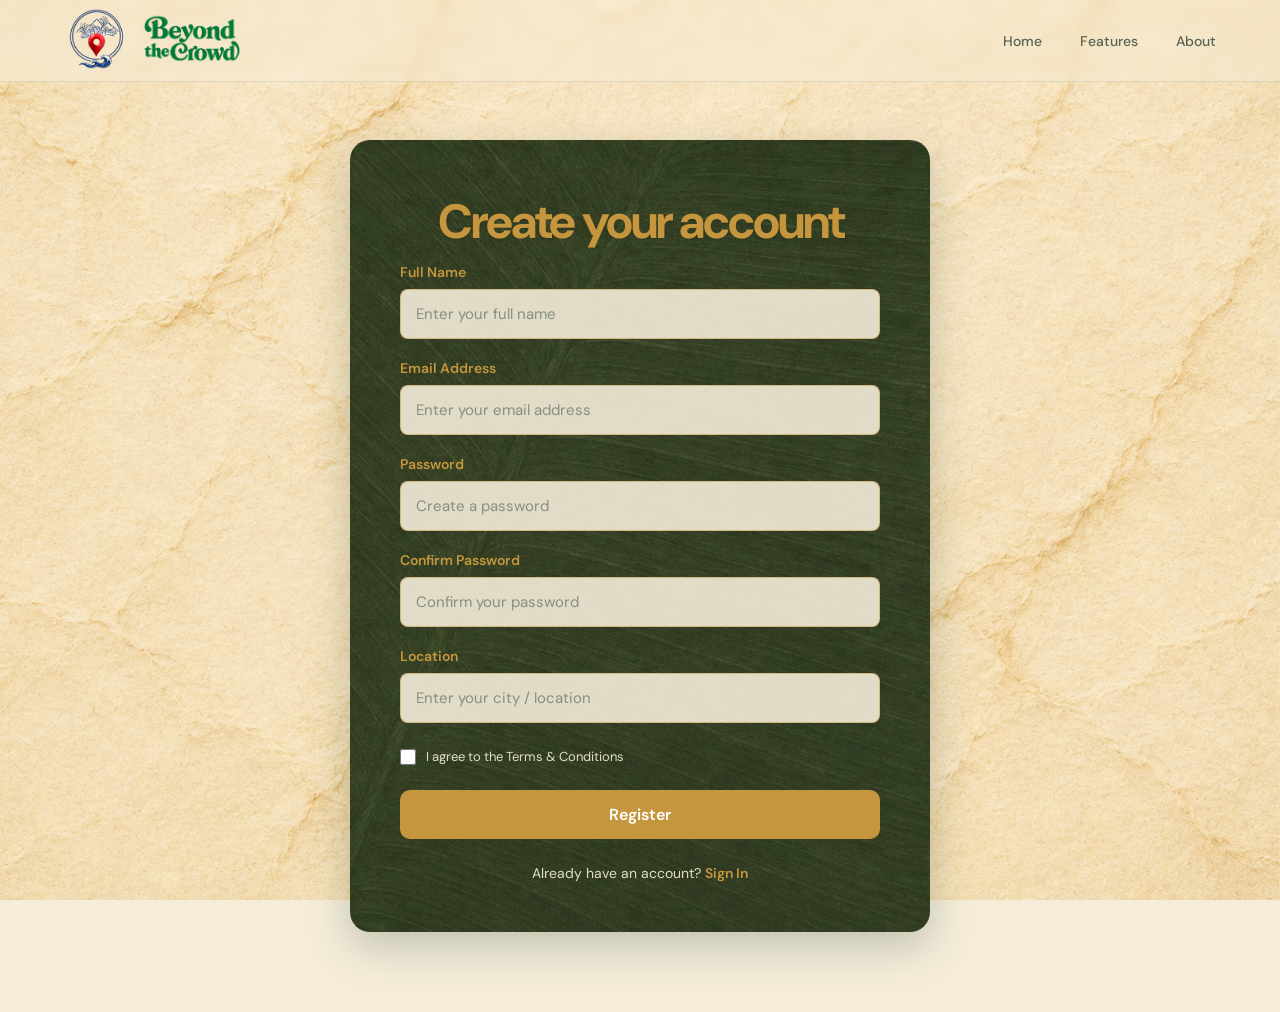
<file: register.html>
<!DOCTYPE html>
<html lang="en">

<head>
    <meta charset="UTF-8">
    <meta name="viewport" content="width=device-width, initial-scale=1.0">

    <title>Register</title>

    <link rel="stylesheet" href="register.css">

    <!-- Google Fonts -->
    <link
        href="https://fonts.googleapis.com/css2?family=DM+Sans:wght@400;500;600&family=Playfair+Display:wght@500;600;700&display=swap"
        rel="stylesheet">
    <link rel="icon" type="image/png" href="images/web-logo.png">


</head>

<body>

    <!-- ================= NAVBAR ================= -->

    <nav class="navbar">

        <!-- Logo + Website Name -->
        <div class="brand">

            <div class="logo">
                <a href="index.html">
                    <img src="images/web-logo.png" alt="logo" width="65px">
                </a>
            </div>

            <div class="website-name">
                <a href="index.html"><img src="images/web-name.png" alt="web-name" width="100px"></a>
            </div>

        </div>


        <!-- Navigation Links -->
        <div class="nav-links">

            <a href="index.html">
                Home
            </a>

            <a href="index.html#features">
                Features
            </a>

            <a href="about.html">
                About
            </a>

        </div>
    </nav>


    <!-- ================= REGISTRATION ================= -->

    <main class="register-page">

        <section class="register-card">

            <h2>Create your account</h2>

            <!-- Registration Form -->

            <form class="register-form">

                <!-- Full Name -->

                <div class="form-group">

                    <label for="name">
                        Full Name
                    </label>

                    <input
                        type="text"
                        id="name"
                        name="name"
                        placeholder="Enter your full name"
                        required
                    >

                </div>


                <!-- Email -->

                <div class="form-group">

                    <label for="email">
                        Email Address
                    </label>

                    <input
                        type="email"
                        id="email"
                        name="email"
                        placeholder="Enter your email address"
                        required
                    >

                </div>


                <!-- Password -->

                <div class="form-group">

                    <label for="password">
                        Password
                    </label>

                    <input
                        type="password"
                        id="password"
                        name="password"
                        placeholder="Create a password"
                        required
                    >

                </div>


                <!-- Confirm Password -->

                <div class="form-group">

                    <label for="confirm-password">
                        Confirm Password
                    </label>

                    <input
                        type="password"
                        id="confirm-password"
                        name="confirm-password"
                        placeholder="Confirm your password"
                        required
                    >

                </div>


                <!-- Location -->

                <div class="form-group">

                    <label for="location">
                        Location
                    </label>

                    <input
                        type="text"
                        id="location"
                        name="location"
                        placeholder="Enter your city / location"
                        required
                    >

                </div>


                <!-- Terms -->

                <div class="terms">

                    <label>

                        <input
                            type="checkbox"
                            name="terms"
                            required
                        >

                        <span>
                            I agree to the Terms &amp; Conditions
                        </span>

                    </label>

                </div>


                <!-- Register Button -->

                <button
                    type="submit"
                    class="register-button"
                >
                    Register
                </button>

            </form>


            <!-- Sign In -->

            <p class="signin-text">
                Already have an account?
                <a href="signin.html">Sign In</a>
            </p>

        </section>

    </main>

</body>

</html>
</file>
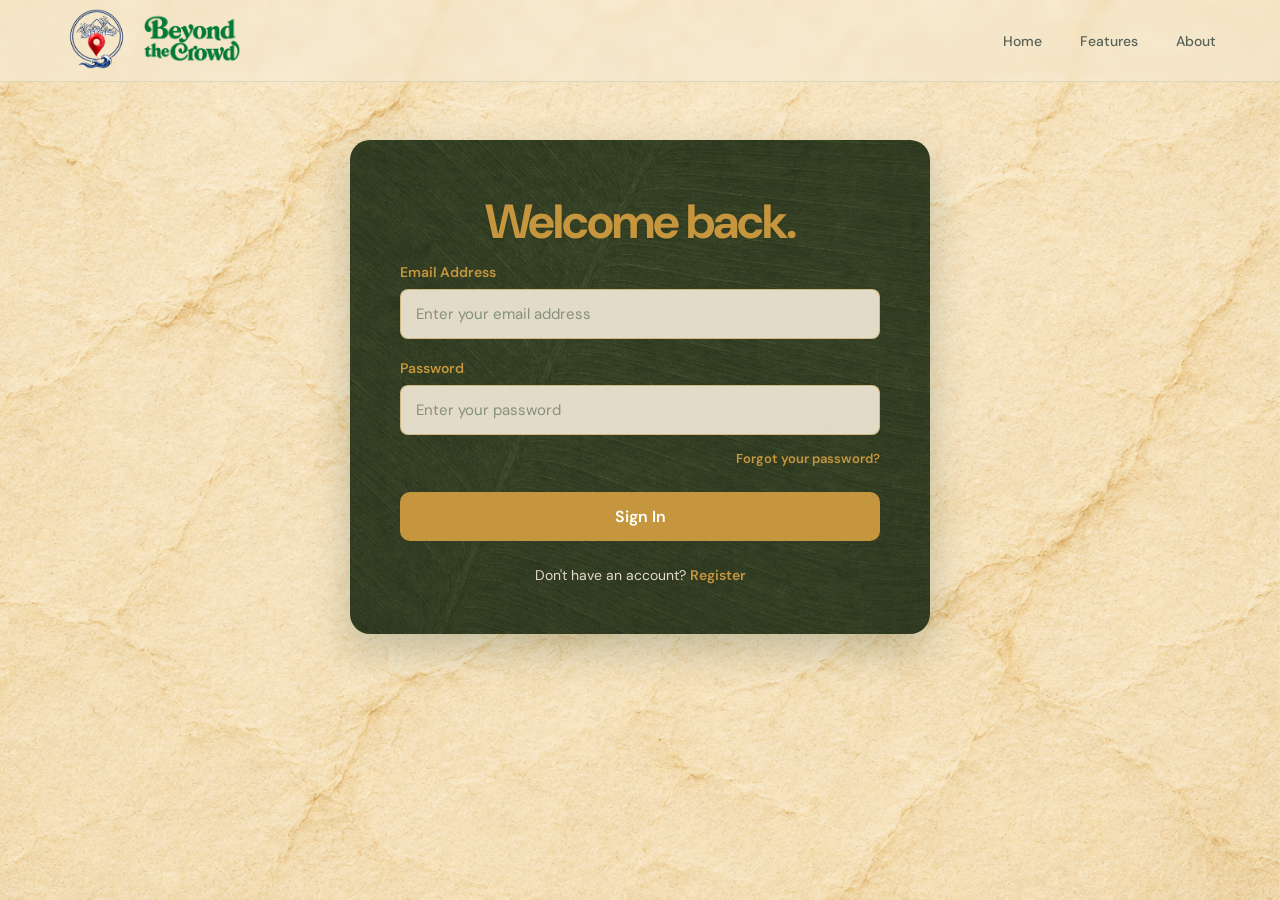
<file: signin.html>
<!DOCTYPE html>
<html lang="en">

<head>

    <meta charset="UTF-8">
    <meta name="viewport" content="width=device-width, initial-scale=1.0">

    <title>Sign In</title>

    <link rel="stylesheet" href="signin.css">

    <!-- Google Fonts -->
    <link
        href="https://fonts.googleapis.com/css2?family=DM+Sans:wght@400;500;600&family=Playfair+Display:wght@500;600;700&display=swap"
        rel="stylesheet"
    >
    <link rel="icon" type="image/png" href="images/web-logo.png">

</head>


<body>

    <!-- ================= NAVBAR ================= -->

    <nav class="navbar">

        <!-- Logo + Website Name -->

        <div class="brand">

            <div class="logo">
                <a href="index.html">
                    <img src="images/web-logo.png" alt="logo" width="65px">
                </a>
            </div>

            <div class="website-name">
                    <a href="index.html"><img src="images/web-name.png" alt="web-name" width="100px"></a>
            </div>

        </div>


        <!-- Navigation Links -->

        <div class="nav-links">

            <a href="index.html">
                Home
            </a>

            <a href="index.html#features">
                Features
            </a>

            <a href="about.html">
                About
            </a>

        </div>

    </nav>



    <!-- ================= SIGN IN ================= -->

    <main class="signin-page">

        <section class="signin-card">

            <h2>
                Welcome back.
            </h2>

            <!-- Sign In Form -->

            <form class="signin-form">


                <!-- Email -->

                <div class="form-group">

                    <label for="email">
                        Email Address
                    </label>

                    <input
                        type="email"
                        id="email"
                        name="email"
                        placeholder="Enter your email address"
                        required
                    >

                </div>


                <!-- Password -->

                <div class="form-group">

                    <label for="password">
                        Password
                    </label>

                    <input
                        type="password"
                        id="password"
                        name="password"
                        placeholder="Enter your password"
                        required
                    >

                </div>


                <!-- Forgot Password -->

                <div class="forgot-password">

                    <a href="#">
                        Forgot your password?
                    </a>

                </div>


                <!-- Sign In Button -->

                <button
                    type="submit"
                    class="signin-button"
                >
                    Sign In
                </button>

            </form>


            <!-- Register -->

            <p class="register-text">

                Don't have an account?

                <a href="register.html">
                    Register
                </a>

            </p>

        </section>

    </main>


</body>

</html>
</file>
<file: index.css>
* {
    margin: 0;
    padding: 0;
    box-sizing: border-box;
}


:root {
    --ochre: #c5963d;
    --deep-ochre: #a87927;

    --earth: #7b5635;
    --forest: #3f5d45;
    --deep-green: #294535;

    --cream: #f5edda;
    --text: #29352c;

    /* Feature colours */
    --feature-bg: #c5963d;
    --feature-image-bg: #d8b967;
    --feature-text: #f5edda;

    --h1-font-colour: #264131;

    --h1-font-size: 7rem;
    --h2-font-size: 4.8rem;
    --h3-font-size: 4rem;
    --h4-font-size: 2.4rem;

    --para-font-colour: #1934259c;
    --para-font-size: 1.8rem;

    --header-font-weight: 700;
    --para-font-weight: 400;

    --button-radius: 1rem;
}


html {
    font-size: 62.5%;
    scroll-behavior: smooth;
}


body {
    background: var(--cream);
    color: var(--text);
    font-family: "DM Sans", sans-serif;

    position: relative;
}

a {
    text-decoration: none;
}

/* =========================================================
   FIXED PARCHMENT
   ========================================================= */

body::before {
    content: "";

    position: fixed;
    inset: 0;

    background-image: url("images/parchment-bg.png");

    background-size: cover;
    background-position: center;
    background-repeat: no-repeat;

    z-index: -1;
}


h1,
h2,
h3,
h4 {
    color: var(--h1-font-colour);
    letter-spacing: -2px;
    font-weight: var(--header-font-weight);
}


h1 {
    font-size: var(--h1-font-size);
}


h2 {
    font-size: var(--h2-font-size);
}


h3 {
    font-size: var(--h3-font-size);
}


h4 {
    font-size: var(--h4-font-size);
}


p {
    font-size: var(--para-font-size);
    color: var(--para-font-colour);
    font-weight: var(--para-font-weight);
}


ul,
ol {
    list-style: none;
}


/* =========================================================
   NAVBAR
   ========================================================= */

.navbar {
    height: 8.2rem;
    width: 100%;

    display: flex;
    align-items: center;
    justify-content: space-between;

    padding: 0 5%;

    /* Translucent parchment */
    background: rgba(245, 237, 218, 0.45);

    border-bottom: 1px solid rgba(63, 93, 69, 0.12);

    /* Stays over the entire page */
    position: fixed;
    top: 0;
    left: 0;

    z-index: 1000;

    backdrop-filter: blur(4px);
    -webkit-backdrop-filter: blur(4px);
}


/* Brand */

.brand {
    display: flex;
    align-items: center;
    gap: 12px;

    min-width: 22rem;
}

.logo {
    margin-bottom: 4.5rem;
}

.website-name {
    margin-bottom: 4.5rem;
}


/* Navigation */

.nav-links {
    display: flex;
    align-items: center;
    gap: 3.8rem;
}


.nav-links a {
    position: relative;

    text-decoration: none;
    color: #596257;

    font-size: 14px;
    font-weight: 500;

    padding: 8px 0;

    transition: color 0.25s ease;
}


.nav-links a:hover,
.nav-links a.active {
    color: var(--deep-green);
}


/* Underline */

.nav-links a::after {
    content: "";

    position: absolute;
    left: 0;
    bottom: 0;

    width: 0;
    height: 2px;

    background: var(--ochre);

    transition: width 0.25s ease;
}


.nav-links a:hover::after,
.nav-links a.active::after {
    width: 100%;
}


/* Right side */

.nav-actions {
    min-width: 22rem;

    display: flex;
    align-items: center;
    justify-content: flex-end;

    gap: 1.6rem;
}


.auth-link {
    text-decoration: none;

    color: var(--deep-green);

    font-size: 1.4rem;
    font-weight: 500;

    transition: opacity 0.2s ease;
}


.auth-link:hover {
    opacity: 0.7;
}


/* Buttons */

.dark-btn {
    text-decoration: none;

    padding: 1rem 1.8rem;

    border-radius: var(--button-radius);

    background: var(--ochre);
    color: white;

    font-size: 1.3rem;
    font-weight: 600;

    transition:
        background 0.25s ease,
        box-shadow 0.25s ease;
}


.dark-btn:hover {
    background: var(--deep-ochre);

    box-shadow:
        0 0.5rem 1rem rgba(41, 69, 53, 0.15);
}



/* Profile */

.profile {
    display: flex;
    align-items: center;
    position: relative;

    gap: 8px;
    margin-left: 6px;

    color: var(--deep-green);

    font-size: 1.3rem;
    font-weight: 500;

    cursor: pointer;
}


.profile-icon {
    width: 3.4rem;
    height: 3.4rem;

    display: flex;
    align-items: center;
    justify-content: center;

    border-radius: 50%;

    background: rgba(63, 93, 69, 0.12);

    font-size: 15px;
}


/* =========================================================
   PROFILE MESSAGE
   ========================================================= */

.profile-message {
    position: absolute;

    top: 5rem;
    right: 0;

    width: 18rem;

    padding: 1.4rem 1.6rem;

    background: rgba(255, 255, 255, 0.96);

    border-radius: 1.5rem;

    box-shadow:
        0 0.8rem 2rem rgba(41, 69, 53, 0.15);

    display: flex;
    flex-direction: column;

    gap: 0.3rem;

    opacity: 0;
    visibility: hidden;

    transform: translateY(-0.5rem) scale(0.96);

    transition:
        opacity 0.2s ease,
        visibility 0.2s ease,
        transform 0.2s ease;

    z-index: 2000;
}


/* Little cloud tail */

.profile-message::before {
    content: "";

    position: absolute;

    top: -0.7rem;
    right: 1.8rem;

    width: 1.4rem;
    height: 1.4rem;

    background: white;

    transform: rotate(45deg);
}


.profile-message strong {
    color: var(--deep-green);

    font-size: 1.4rem;
}


.profile-message small {
    color: rgba(41, 69, 53, 0.65);

    font-size: 1.2rem;

    line-height: 1.4;
}


/* Show popup */

.profile-message.show {
    opacity: 1;
    visibility: visible;

    transform: translateY(0) scale(1);
}


/* =========================================================
   HERO SECTION
   ========================================================= */

/*
    HERO POSITIONING KEPT EXACTLY AS BEFORE.
*/

.hero-section {
    display: flex;

    gap: 5rem;

    justify-content: center;
    align-items: center;

    height: 100vh;

    position: relative;

    overflow: hidden;

    margin-bottom: 10rem;
}


.hero-text {
    display: flex;
    flex-direction: column;

    gap: 2rem;

    margin-top: 20rem;
    margin-bottom: 17.5rem;
}


.hero-text p {
    margin-bottom: 3rem;
}


.hero-section img {
    margin-top: 20rem;
    margin-bottom: 15rem;
}


.hero-btn {
    font-size: var(--para-font-size);
    font-weight: var(--para-font-weight);
}


/* =========================================================
   FEATURES SECTION
   ========================================================= */

.features-section {
    width: 100%;
    min-height: 100vh;

    padding: 6rem 5% 10rem;

    position: relative;
    overflow: hidden;

    border-radius: 2rem 2rem 2rem 2rem;

    margin-bottom: 10rem;
}


/* =========================================================
   BANANA LEAF BACKGROUND
   ========================================================= */

.features-section::before {
    content: "";

    position: absolute;
    inset: 0;

    background-image: url("images/banana-leaf-bg.png");

    background-size: cover;
    background-position: center;
    background-repeat: no-repeat;

    border-radius: 2rem 2rem 2rem 2rem;

    opacity: 1;

    z-index: 0;
}


/* =========================================================
   FEATURE HEADING
   ========================================================= */

.features-section h2 {
    position: relative;
    z-index: 2;

    text-align: left;

    margin-bottom: 5rem;

    font-size: var(--h2-font-size);

    color: var(--ochre);

    text-decoration: none;

    opacity: 0;

    transform: translateY(3rem);

    transition:
        opacity 0.7s ease,
        transform 0.7s ease;
}


.features-section h2.show {
    opacity: 1;

    transform: translateY(0);
}


/* =========================================================
   FEATURE GRID
   ========================================================= */

.features-grid {
    position: relative;
    z-index: 2;

    display: grid;

    grid-template-columns:
        repeat(2, minmax(0, 1fr));

    column-gap: 4rem;
    row-gap: 4rem;

    width: 100%;
}


/* =========================================================
   FEATURE CARDS
   ========================================================= */

.feature-card {
    min-height: 19rem;

    display: flex;
    align-items: center;

    gap: 2.5rem;

    padding: 2rem 2.5rem;

    background: var(--feature-bg);

    border-radius: var(--button-radius);

    opacity: 0;

    transform: translateY(3rem);

    transition:
        opacity 0.7s ease,
        transform 0.7s ease,
        background 0.25s ease,
        box-shadow 0.25s ease;
}


/* Revealed cards */

.feature-card.show {
    opacity: 1;

    transform: translateY(0);
}


/* Card hover */

.feature-card:hover {
    background: var(--deep-ochre);

    box-shadow:
        0 1rem 2.5rem rgba(0, 0, 0, 0.18);
}


/* =========================================================
   FEATURE IMAGE
   ========================================================= */

.feature-image {
    width: 150px
}


/* =========================================================
   FEATURE CONTENT
   ========================================================= */

.feature-content {
    display: flex;
    flex-direction: column;

    gap: 1rem;
}


.feature-content h4 {
    font-size: var(--h4-font-size);

    letter-spacing: -0.8px;

    line-height: 1.15;

    color: var(--deep-green);
}


.feature-content p {
    font-size: 1.6rem;

    line-height: 1.5;

    color: rgba(41, 69, 53, 0.75);
}


/* =========================================================
   RESPONSIVE
   ========================================================= */

@media (max-width: 900px) {

    .features-grid {
        grid-template-columns: 1fr;
    }

}


@media (max-width: 650px) {

    .navbar {
        padding: 0 2rem;
    }

    .nav-links {
        display: none;
    }

    .auth-link {
        display: none;
    }


    .features-section {
        padding: 6rem 2rem 10rem;
    }


    .features-section h2 {
        font-size: 3.8rem;

        margin-bottom: 3rem;
    }


    .feature-card {
        flex-direction: column;

        align-items: flex-start;

        gap: 2rem;

        padding: 2.5rem;
    }


    .feature-image {
        width: 100%;

        height: 12rem;

        flex-basis: 12rem;
    }
}


/* =========================================================
   TRAVEL PREFERENCES
   ========================================================= */

.preferences-section {
    width: 90%;
    max-width: 120rem;

    margin: 0 auto;

    padding: 2rem 0 18rem;

    color: var(--deep-green);
}


/* ================= HEADING ================= */

.preferences-heading {
    margin-bottom: 7rem;

    text-align: left;
}


.preferences-heading h2 {
    margin-bottom: 1.5rem;

    color: var(--deep-green);
}


.preferences-heading p {
    max-width: 70rem;

    color: rgba(41, 69, 53, 0.7);

    line-height: 1.6;
}


/* ================= QUESTIONS ================= */

.preferences-form {
    display: flex;

    flex-direction: column;

    gap: 7rem;
}


.question {
    width: 100%;
}


.question h3 {
    margin-bottom: 1rem;

    font-size: 3rem;

    color: var(--deep-green);

    letter-spacing: -1px;
}


.question-note {
    margin-bottom: 2.5rem;

    font-size: 1.5rem;

    color: rgba(41, 69, 53, 0.6);
}


/* ================= CHOICE GRID ================= */

.choice-grid {
    display: grid;

    grid-template-columns:
        repeat(4, minmax(0, 1fr));

    gap: 1.5rem;
}


/* ================= CHOICE ROW ================= */

.choice-row {
    display: flex;

    flex-wrap: wrap;

    gap: 1.5rem;
}


/* ================= CHOICE ================= */

.choice {
    cursor: pointer;
}


.choice input {
    position: absolute;

    opacity: 0;

    pointer-events: none;
}


.choice span {
    display: flex;

    align-items: center;
    justify-content: center;

    min-height: 5.2rem;

    padding: 1.2rem 1.8rem;

    border: 1px solid rgba(41, 69, 53, 0.25);

    border-radius: var(--button-radius);

    background: rgba(245, 237, 218, 0.35);

    color: #18281f;

    font-size: 1.5rem;

    line-height: 1.3;

    transition:
        background 0.25s ease,
        border-color 0.25s ease,
        color 0.25s ease,
        box-shadow 0.25s ease;
}


/* Hover */

.choice:hover span {
    border-color: var(--ochre);

    background: rgba(197, 150, 61, 0.1);
}


/* Selected */

.choice input:checked + span {
    background: var(--ochre);

    border-color: var(--ochre);

    color: white;

    box-shadow:
        0 0.5rem 1.2rem rgba(41, 69, 53, 0.12);
}


/* ================= SUBMIT BUTTON ================= */

.preferences-button {
    align-self: center;

    margin-top: 2rem;

    padding: 1.3rem 2.5rem;

    border: none;

    border-radius: var(--button-radius);

    background: var(--ochre);

    color: white;

    font-family: "DM Sans", sans-serif;

    font-size: 1.6rem;

    font-weight: 600;

    cursor: pointer;

    transition:
        background 0.25s ease,
        box-shadow 0.25s ease,
        transform 0.2s ease;
}


.preferences-button:hover {
    background: var(--deep-ochre);

    box-shadow:
        0 0.7rem 1.5rem rgba(41, 69, 53, 0.15);

    transform: translateY(-1px);
}


/* =========================================================
   RESPONSIVE — PREFERENCES
   ========================================================= */

@media (max-width: 900px) {

    .choice-grid {
        grid-template-columns:
            repeat(2, minmax(0, 1fr));
    }

}


@media (max-width: 650px) {

    .preferences-section {

        width: 90%;

        padding: 8rem 0 10rem;
    }


    .preferences-heading h2 {
        font-size: 3.8rem;
    }


    .question h3 {
        font-size: 2.6rem;
    }


    .choice-grid {
        grid-template-columns: 1fr;
    }


    .choice-row {
        flex-direction: column;
    }


    .choice span {
        justify-content: flex-start;
    }

}

/* ================= FOOTER ================= */

.site-footer {
    width: 100%;

    display: flex;
    flex-direction: column;
    align-items: center;
    justify-content: center;

    text-align: center;

    padding: 4rem 2rem 2.5rem;

    box-sizing: border-box;
}


/* Logo */

.footer-logo img {
    width: 55px;
    height: auto;

    display: block;
}

.footer-logo {
    margin-bottom: 1.2rem;
}


/* Navigation links */

.footer-links {
    display: flex;
    align-items: center;
    justify-content: center;

    gap: 2rem;

    margin-bottom: 1.4rem;
}

.footer-links a {
    text-decoration: none;

    color: #294535;

    font-family: "DM Sans", sans-serif;

    font-size: 1.3rem;
    font-weight: 500;

    transition: opacity 0.2s ease;
}

.footer-links a:hover {
    opacity: 0.6;
}


/* Instagram placeholder */

.footer-social {
    margin-bottom: 1.3rem;
}

.instagram-placeholder {
    font-family: "DM Sans", sans-serif;

    font-size: 1.1rem;

    color: #294535;

    opacity: 0.7;
}


/* Credit */

.footer-credit {
    margin: 0;

    font-family: "DM Sans", sans-serif;

    font-size: 0.95rem;

    color: #294535;

    opacity: 0.65;
}


/* Mobile */

@media (max-width: 600px) {

    .site-footer {
        padding-top: 3rem;
    }

    .footer-links {
        gap: 1.4rem;
    }

}

.footer-social {
    margin-bottom: 1.3rem;
}

.instagram-icon {
    width: 22px;
    height: 22px;

    display: block;

    opacity: 0.8;

    transition: transform 0.2s ease, opacity 0.2s ease;
}

.instagram-icon:hover {
    transform: scale(1.1);
    opacity: 0.6;
}
</file>
<file: about.css>
* {
    margin: 0;
    padding: 0;
    box-sizing: border-box;
}


:root {
    --ochre: #c5963d;
    --deep-ochre: #a87927;

    --earth: #7b5635;
    --forest: #3f5d45;
    --deep-green: #294535;

    --cream: #f5edda;
    --text: #29352c;

    /* Feature colours */
    --feature-bg: #c5963d;
    --feature-image-bg: #d8b967;
    --feature-text: #f5edda;

    --h1-font-colour: #264131;

    --h1-font-size: 7rem;
    --h2-font-size: 4.8rem;
    --h3-font-size: 4rem;
    --h4-font-size: 2.4rem;

    --para-font-colour: #1934259c;
    --para-font-size: 1.8rem;

    --header-font-weight: 700;
    --para-font-weight: 400;

    --button-radius: 1rem;
}


html {
    font-size: 62.5%;
    scroll-behavior: smooth;
}


body {
    background: var(--cream);
    color: var(--text);
    font-family: "DM Sans", sans-serif;
}


h1,
h2,
h3,
h4 {
    color: var(--h1-font-colour);
    letter-spacing: -2px;
    font-weight: var(--header-font-weight);
}


h1 {
    font-size: var(--h1-font-size);
}


h2 {
    font-size: var(--h2-font-size);
}


h3 {
    font-size: var(--h3-font-size);
}


h4 {
    font-size: var(--h4-font-size);
}


p {
    font-size: var(--para-font-size);
    color: var(--para-font-colour);
    font-weight: var(--para-font-weight);
}


ul,
ol {
    list-style: none;
}


/* =========================================================
   NAVBAR
   ========================================================= */

.navbar {
    height: 8.2rem;
    width: 100%;

    display: flex;
    align-items: center;
    justify-content: space-between;

    padding: 0 5%;

    /* Translucent parchment */
    background: rgba(245, 237, 218, 0.45);

    border-bottom: 1px solid rgba(63, 93, 69, 0.12);

    /* Stays over the entire page */
    position: fixed;
    top: 0;
    left: 0;

    z-index: 1000;

    backdrop-filter: blur(4px);
    -webkit-backdrop-filter: blur(4px);
}


/* Brand */

.brand {
    display: flex;
    align-items: center;
    gap: 12px;

    min-width: 22rem;
}


/* Navigation */

.nav-links {
    display: flex;
    align-items: center;
    gap: 3.8rem;
}


.nav-links a {
    position: relative;

    text-decoration: none;
    color: #596257;

    font-size: 14px;
    font-weight: 500;

    padding: 8px 0;

    transition: color 0.25s ease;
}


.nav-links a:hover,
.nav-links a.active {
    color: var(--deep-green);
}


/* Underline */

.nav-links a::after {
    content: "";

    position: absolute;
    left: 0;
    bottom: 0;

    width: 0;
    height: 2px;

    background: var(--ochre);

    transition: width 0.25s ease;
}


.nav-links a:hover::after,
.nav-links a.active::after {
    width: 100%;
}


/* Right side */

.nav-actions {
    min-width: 22rem;

    display: flex;
    align-items: center;
    justify-content: flex-end;

    gap: 1.6rem;
}


.auth-link {
    text-decoration: none;

    color: var(--deep-green);

    font-size: 1.4rem;
    font-weight: 500;

    transition: opacity 0.2s ease;
}


.auth-link:hover {
    opacity: 0.7;
}


/* Buttons */

.dark-btn {
    text-decoration: none;

    padding: 1rem 1.8rem;

    border-radius: var(--button-radius);

    background: var(--ochre);
    color: white;

    font-size: 1.3rem;
    font-weight: 600;

    transition:
        background 0.25s ease,
        box-shadow 0.25s ease;
}


.dark-btn:hover {
    background: var(--deep-ochre);

    box-shadow:
        0 0.5rem 1rem rgba(41, 69, 53, 0.15);
}


/* Profile */

.profile {
    display: flex;
    align-items: center;
    position: relative;

    gap: 8px;
    margin-left: 6px;

    color: var(--deep-green);

    font-size: 1.3rem;
    font-weight: 500;

    cursor: pointer;
}


.profile-icon {
    width: 3.4rem;
    height: 3.4rem;

    display: flex;
    align-items: center;
    justify-content: center;

    border-radius: 50%;

    background: rgba(63, 93, 69, 0.12);

    font-size: 15px;
}


/* =========================================================
   PROFILE MESSAGE
   ========================================================= */

.profile-message {
    position: absolute;

    top: 5rem;
    right: 0;

    width: 18rem;

    padding: 1.4rem 1.6rem;

    background: rgba(255, 255, 255, 0.96);

    border-radius: 1.5rem;

    box-shadow:
        0 0.8rem 2rem rgba(41, 69, 53, 0.15);

    display: flex;
    flex-direction: column;

    gap: 0.3rem;

    opacity: 0;
    visibility: hidden;

    transform: translateY(-0.5rem) scale(0.96);

    transition:
        opacity 0.2s ease,
        visibility 0.2s ease,
        transform 0.2s ease;

    z-index: 2000;
}


/* Little cloud tail */

.profile-message::before {
    content: "";

    position: absolute;

    top: -0.7rem;
    right: 1.8rem;

    width: 1.4rem;
    height: 1.4rem;

    background: white;

    transform: rotate(45deg);
}


.profile-message strong {
    color: var(--deep-green);

    font-size: 1.4rem;
}


.profile-message small {
    color: rgba(41, 69, 53, 0.65);

    font-size: 1.2rem;

    line-height: 1.4;
}


/* Show popup */

.profile-message.show {
    opacity: 1;
    visibility: visible;

    transform: translateY(0) scale(1);
}




/* =========================================================
   ABOUT PAGE
   ========================================================= */

body {
    background-color: var(--cream);
    color: var(--text);
    font-family: "DM Sans", sans-serif;

    position: relative;
}


/* PARCHMENT BACKGROUND */

body::before {
    content: "";

    position: fixed;
    inset: 0;

    background-image: url("images/parchment-bg.png");
    background-size: cover;
    background-position: center;
    background-repeat: no-repeat;

    z-index: -1;
}


/* =========================================================
   ABOUT CONTENT
   ========================================================= */

main {
    width: 100%;
    padding-top: 12rem;
}


/* ================= ABOUT HERO ================= */

.about-hero {
    width: 90%;
    max-width: 120rem;

    margin: 0 auto;

    padding: 1rem 0 3rem;
}


.about-hero h2 {
    margin-bottom: 2rem;

    color: var(--deep-green);
}


.about-hero h3 {
    margin-bottom: 3rem;

    color: var(--ochre);
}


.about-hero p {
    max-width: 85rem;

    margin-bottom: 2rem;

    line-height: 1.7;
}


/* ================= WHY WE EXIST ================= */

.why-us {
    width: 90%;
    max-width: 120rem;

    margin: 0 auto;

    padding: 6rem 0 8rem;
}


.why-us h3 {
    margin-bottom: 2.5rem;
}


.why-us h4 {
    max-width: 90rem;

    margin-bottom: 3rem;

    color: var(--ochre);
}


.why-us p {
    max-width: 85rem;

    margin-bottom: 2rem;

    line-height: 1.7;
}


.why-us blockquote {
    max-width: 85rem;

    margin-top: 4rem;

    padding-left: 2.5rem;

    border-left: 4px solid var(--ochre);

    color: var(--deep-green);

    font-family: "Playfair Display", serif;
    font-size: 2.4rem;
    font-style: italic;
    line-height: 1.5;
}


/* ================= WHAT WE DO ================= */

.what-we-do {
    width: 90%;
    max-width: 120rem;

    margin: 0 auto;

    padding: 6rem 0 8rem;
}


.what-we-do > h3 {
    margin-bottom: 2rem;
}


.what-we-do > h4 {
    margin-bottom: 5rem;

    color: var(--ochre);
}


/* ================= ABOUT FEATURES ================= */

.about-features {
    display: grid;

    grid-template-columns: repeat(2, minmax(0, 1fr));

    gap: 4rem;
}


.about-feature {
    padding: 3.5rem;

    border-radius: var(--button-radius);

    background: rgba(197, 150, 61, 0.18);

    border: 1px solid rgba(41, 69, 53, 0.12);
}


.about-feature h4 {
    margin-bottom: 1.5rem;

    color: var(--deep-green);
}


.about-feature p {
    line-height: 1.6;
}


/* ================= OUR VISION ================= */

.our-vision {
    width: 90%;
    max-width: 120rem;

    margin: 0 auto;

    padding: 6rem 0 8rem;
}


.our-vision h3 {
    margin-bottom: 2rem;
}


.our-vision h4 {
    margin-bottom: 4rem;

    color: var(--ochre);
}


.our-vision p {
    max-width: 85rem;

    margin-bottom: 2rem;

    line-height: 1.7;
}


.our-vision blockquote {
    margin: 2rem 0;

    color: var(--deep-green);

    font-family: "Playfair Display", serif;
    font-size: 3rem;
    font-weight: 600;
}


/* ================= CLOSING ================= */

.about-closing {
    width: 90%;
    max-width: 120rem;

    margin: 0 auto;

    padding: 6rem 0 8rem;

    text-align: center;
}


.about-closing h3 {
    margin-bottom: 2rem;
}


.about-closing h4 {
    max-width: 80rem;

    margin: 0 auto 4rem;

    color: var(--ochre);
}


.about-closing p {
    margin-bottom: 2rem;

    line-height: 1.8;
}


.about-closing h4:last-of-type {
    margin-top: 4rem;
    margin-bottom: 4rem;

    color: var(--deep-green);
}


.about-closing a {
    display: inline-block;

    padding: 1.2rem 2.2rem;

    border-radius: var(--button-radius);

    background: var(--ochre);
    color: white;

    text-decoration: none;

    font-size: 1.6rem;
    font-weight: 600;

    transition:
        background 0.25s ease,
        box-shadow 0.25s ease;
}


.about-closing a:hover {
    background: var(--deep-ochre);

    box-shadow:
        0 0.8rem 2rem rgba(41, 69, 53, 0.15);
}


/* =========================================================
   RESPONSIVE
   ========================================================= */

@media (max-width: 900px) {

    .about-features {
        grid-template-columns: 1fr;
    }

}


@media (max-width: 650px) {

    main {
        padding-top: 10rem;
    }

    .about-hero,
    .why-us,
    .what-we-do,
    .our-vision,
    .about-closing {
        width: 90%;
        padding-top: 6rem;
        padding-bottom: 8rem;
    }

    .about-features {
        gap: 2rem;
    }

    .about-feature {
        padding: 2.5rem;
    }

    .about-hero h2 {
        font-size: 3.8rem;
    }

    .about-hero h3,
    .why-us h3,
    .what-we-do h3,
    .our-vision h3,
    .about-closing h3 {
        font-size: 3.2rem;
    }

}

/* ================= FOOTER ================= */

.site-footer {
    width: 100%;

    display: flex;
    flex-direction: column;
    align-items: center;
    justify-content: center;

    text-align: center;

    padding: 4rem 2rem 2.5rem;

    box-sizing: border-box;
}


/* Logo */

.footer-logo img {
    width: 55px;
    height: auto;

    display: block;
}

.footer-logo {
    margin-bottom: 1.2rem;
}


/* Navigation links */

.footer-links {
    display: flex;
    align-items: center;
    justify-content: center;

    gap: 2rem;

    margin-bottom: 1.4rem;
}

.footer-links a {
    text-decoration: none;

    color: #294535;

    font-family: "DM Sans", sans-serif;

    font-size: 1.3rem;
    font-weight: 500;

    transition: opacity 0.2s ease;
}

.footer-links a:hover {
    opacity: 0.6;
}


/* Instagram placeholder */

.footer-social {
    margin-bottom: 1.3rem;
}

.instagram-placeholder {
    font-family: "DM Sans", sans-serif;

    font-size: 1.1rem;

    color: #294535;

    opacity: 0.7;
}


/* Credit */

.footer-credit {
    margin: 0;

    font-family: "DM Sans", sans-serif;

    font-size: 0.95rem;

    color: #294535;

    opacity: 0.65;
}


/* Mobile */

@media (max-width: 600px) {

    .site-footer {
        padding-top: 3rem;
    }

    .footer-links {
        gap: 1.4rem;
    }

}

.footer-social {
    margin-bottom: 1.3rem;
}

.instagram-icon {
    width: 22px;
    height: 22px;

    display: block;

    opacity: 0.8;

    transition: transform 0.2s ease, opacity 0.2s ease;
}

.instagram-icon:hover {
    transform: scale(1.1);
    opacity: 0.6;
}
</file>
<file: chatbot.css>
/* ================= CHATBOT ================= */

.chatbot {
    position: fixed;
    bottom: 2.5rem;
    right: 2.5rem;

    z-index: 9999;

    display: flex;
    flex-direction: column;
    align-items: flex-end;

    font-family: "DM Sans", sans-serif;
}


/* ================= MASCOT ================= */

.chatbot-mascot {
    width: 8rem;
    height: 8rem;

    object-fit: contain;

    cursor: pointer;

    transition: transform 0.25s ease;
}

.chatbot-mascot:hover {
    transform: scale(1.08);
}


/* ================= SPEECH BUBBLE ================= */

.chatbot-bubble {
    position: relative;

    margin-bottom: 0.8rem;
    padding: 1.2rem 1.6rem;

    background: white;

    border-radius: 1.5rem;

    box-shadow:
        0 0.5rem 2rem rgba(0, 0, 0, 0.15);

    color: #294535;

    font-size: 1.4rem;

    max-width: 22rem;

    cursor: pointer;

    animation: chatbotBubbleIn 0.5s ease;
}

.chatbot-bubble::after {
    content: "";

    position: absolute;

    right: 2.5rem;
    bottom: -0.8rem;

    width: 1.6rem;
    height: 1.6rem;

    background: white;

    transform: rotate(45deg);
}

.chatbot-bubble strong {
    display: block;

    color: #3f5d45;

    margin-bottom: 0.3rem;
}

.chatbot-bubble small {
    font-size: 1.2rem;

    color: #596257;
}


/* ================= CHAT WINDOW ================= */

.chat-window {
    position: absolute;

    right: 0;
    bottom: 9rem;

    width: 32rem;
    height: 42rem;

    background: #f5edda;

    border-radius: 1.8rem;

    box-shadow:
        0 1rem 3rem rgba(0, 0, 0, 0.2);

    overflow: hidden;

    display: none;

    flex-direction: column;
}

.chat-window.active {
    display: flex;

    animation: chatWindowIn 0.3s ease;
}


/* ================= CHAT HEADER ================= */

.chat-header {
    padding: 1.5rem 1.8rem;

    background: #294535;

    color: #f5edda;

    display: flex;

    align-items: center;

    justify-content: space-between;
}

.chat-header h4 {
    margin: 0;

    color: #f5edda;

    font-size: 1.8rem;

    letter-spacing: -0.5px;
}

.chat-close {
    border: none;

    background: transparent;

    color: #f5edda;

    font-size: 2rem;

    cursor: pointer;
}


/* ================= MESSAGES ================= */

.chat-messages {
    flex: 1;

    padding: 1.5rem;

    overflow-y: auto;

    display: flex;

    flex-direction: column;

    gap: 1rem;
}

.bot-message,
.user-message {
    max-width: 80%;

    padding: 1rem 1.3rem;

    border-radius: 1.2rem;

    font-size: 1.3rem;

    line-height: 1.5;
}

.bot-message {
    align-self: flex-start;

    background: white;

    color: #29352c;

    border-bottom-left-radius: 0.3rem;
}

.user-message {
    align-self: flex-end;

    background: #c5963d;

    color: white;

    border-bottom-right-radius: 0.3rem;
}


/* ================= INPUT ================= */

.chat-input-area {
    display: flex;

    gap: 0.8rem;

    padding: 1.2rem;

    background: white;

    border-top: 1px solid rgba(41, 69, 53, 0.1);
}

.chat-input {
    flex: 1;

    border: 1px solid rgba(41, 69, 53, 0.25);

    border-radius: 1rem;

    padding: 1rem;

    outline: none;

    font-family: "DM Sans", sans-serif;

    font-size: 1.3rem;
}

.chat-send {
    border: none;

    border-radius: 1rem;

    padding: 0 1.4rem;

    background: #c5963d;

    color: white;

    font-weight: 600;

    cursor: pointer;
}

.chat-send:hover {
    background: #a87927;
}


/* ================= ANIMATIONS ================= */

@keyframes chatbotBubbleIn {

    from {
        opacity: 0;
        transform: translateY(1rem);
    }

    to {
        opacity: 1;
        transform: translateY(0);
    }

}

@keyframes chatWindowIn {

    from {
        opacity: 0;
        transform: translateY(1rem) scale(0.97);
    }

    to {
        opacity: 1;
        transform: translateY(0) scale(1);
    }

}


/* ================= MOBILE ================= */

@media (max-width: 600px) {

    .chatbot {
        right: 1.5rem;
        bottom: 1.5rem;
    }

    .chatbot-mascot {
        width: 6.5rem;
        height: 6.5rem;
    }

    .chat-window {
        width: calc(100vw - 3rem);
        right: -0.5rem;
    }

}
</file>
<file: register.css>
/* =========================================================
   RESET
   ========================================================= */

* {
    margin: 0;
    padding: 0;
    box-sizing: border-box;
}


/* =========================================================
   ROOT
   ========================================================= */

:root {
    --ochre: #c5963d;
    --deep-ochre: #a87927;

    --earth: #7b5635;
    --forest: #3f5d45;
    --deep-green: #294535;

    --cream: #f5edda;
    --text: #29352c;

    --h1-font-colour: #264131;

    --h2-font-size: 4.8rem;
    --h3-font-size: 4rem;
    --h4-font-size: 2.4rem;

    --para-font-colour: #1934259c;
    --para-font-size: 1.8rem;

    --header-font-weight: 700;
    --para-font-weight: 400;

    --button-radius: 1rem;
}


/* =========================================================
   BASE
   ========================================================= */

html {
    font-size: 62.5%;
    scroll-behavior: smooth;
}


body {
    background-color: var(--cream);

    color: var(--text);

    font-family: "DM Sans", sans-serif;

    position: relative;

    isolation: isolate;
}


/* =========================================================
   FIXED PARCHMENT BACKGROUND
   ========================================================= */

body::before {
    content: "";

    position: fixed;

    inset: 0;

    background-image: url("images/parchment-bg.png");

    background-size: cover;

    background-position: center;

    background-repeat: no-repeat;

    z-index: -1;
}


/* =========================================================
   TYPOGRAPHY
   ========================================================= */

h1,
h2,
h3,
h4 {
    color: var(--h1-font-colour);

    letter-spacing: -2px;

    font-weight: var(--header-font-weight);
}


h2 {
    font-size: var(--h2-font-size);
}


h3 {
    font-size: var(--h3-font-size);
}


h4 {
    font-size: var(--h4-font-size);
}


p {
    font-size: var(--para-font-size);

    color: var(--para-font-colour);

    font-weight: var(--para-font-weight);
}


ul,
ol {
    list-style: none;
}


/* =========================================================
   NAVBAR
   ========================================================= */

.navbar {
    height: 8.2rem;

    width: 100%;

    display: flex;

    align-items: center;

    justify-content: space-between;

    padding: 0 5%;

    /* Translucent parchment */

    background: rgba(245, 237, 218, 0.45);

    border-bottom: 1px solid rgba(63, 93, 69, 0.12);

    /* Fixed over the entire page */

    position: fixed;

    top: 0;

    left: 0;

    z-index: 1000;

    backdrop-filter: blur(4px);

    -webkit-backdrop-filter: blur(4px);
}


/* =========================================================
   BRAND
   ========================================================= */

.brand {
    display: flex;

    align-items: center;

    gap: 12px;

    min-width: 22rem;
}


.website-name {
    font-family: "Playfair Display", serif;

    font-size: 21px;

    font-weight: 600;

    color: var(--deep-green);

    letter-spacing: 0.3px;
}


/* =========================================================
   NAVIGATION LINKS
   ========================================================= */

.nav-links {
    display: flex;

    align-items: center;

    gap: 3.8rem;
}


.nav-links a {
    position: relative;

    text-decoration: none;

    color: #596257;

    font-size: 14px;

    font-weight: 500;

    padding: 8px 0;

    transition: color 0.25s ease;
}


.nav-links a:hover,
.nav-links a.active {
    color: var(--deep-green);
}


/* Underline */

.nav-links a::after {
    content: "";

    position: absolute;

    left: 0;

    bottom: 0;

    width: 0;

    height: 2px;

    background: var(--ochre);

    transition: width 0.25s ease;
}


.nav-links a:hover::after,
.nav-links a.active::after {
    width: 100%;
}


/* =========================================================
   NAV ACTIONS
   ========================================================= */

.nav-actions {
    min-width: 22rem;

    display: flex;

    align-items: center;

    justify-content: flex-end;

    gap: 1.6rem;
}


.auth-link {
    text-decoration: none;

    color: var(--deep-green);

    font-size: 1.4rem;

    font-weight: 500;

    transition: opacity 0.2s ease;
}


.auth-link:hover {
    opacity: 0.7;
}


/* =========================================================
   NAV BUTTON
   ========================================================= */

.dark-btn {
    text-decoration: none;

    padding: 1rem 1.8rem;

    border-radius: var(--button-radius);

    background: var(--ochre);

    color: white;

    font-size: 1.3rem;

    font-weight: 600;

    transition:
        background 0.25s ease,
        box-shadow 0.25s ease;
}


.dark-btn:hover {
    background: var(--deep-ochre);

    box-shadow:
        0 0.5rem 1rem rgba(41, 69, 53, 0.15);
}


/* =========================================================
   PROFILE
   ========================================================= */

.profile {
    display: flex;

    align-items: center;

    gap: 8px;

    margin-left: 6px;

    color: var(--deep-green);

    font-size: 1.3rem;

    font-weight: 500;

    cursor: pointer;
}


.profile-icon {
    width: 3.4rem;

    height: 3.4rem;

    display: flex;

    align-items: center;

    justify-content: center;

    border-radius: 50%;

    background: rgba(63, 93, 69, 0.12);

    font-size: 15px;
}


/* =========================================================
   REGISTER PAGE
   ========================================================= */

.register-page {
    min-height: 100vh;

    display: flex;

    justify-content: center;

    align-items: flex-start;

    padding: 14rem 2rem 8rem;
}


/* =========================================================
   REGISTRATION CARD
   ========================================================= */

.register-card {
    width: 100%;

    max-width: 58rem;

    padding: 5rem;

    /* Entire card is banana leaf */

    background-image: url("images/banana-leaf-bg.png");

    background-size: cover;

    background-position: center;

    background-repeat: no-repeat;

    border-radius: 2rem;

    box-shadow:
        0 1.5rem 4rem rgba(41, 69, 53, 0.25);

    position: relative;

    overflow: hidden;
}


/* =========================================================
   REGISTER HEADING
   ========================================================= */

.register-card h2 {
    text-align: center;

    color: var(--ochre);

    margin-bottom: 1rem;

    position: relative;

    z-index: 1;

    text-shadow:
        0 1px 2px rgba(0, 0, 0, 0.12);
}


.register-intro {
    text-align: center;

    margin-bottom: 3.5rem;

    color: rgba(245, 237, 218, 0.9);

    line-height: 1.5;
}


/* =========================================================
   FORM
   ========================================================= */

.register-form {
    display: flex;

    flex-direction: column;

    gap: 2rem;
}


.form-group {
    display: flex;

    flex-direction: column;

    gap: 0.8rem;
}


.form-group label {
    font-size: 1.4rem;

    font-weight: 600;

    color: var(--ochre);
}


/* =========================================================
   INPUTS
   ========================================================= */

.form-group input {
    width: 100%;

    padding: 1.4rem 1.5rem;

    border: 1px solid rgba(197, 150, 61, 0.5);

    border-radius: 0.8rem;

    background: rgba(245, 237, 218, 0.9);

    color: var(--deep-green);

    font-family: "DM Sans", sans-serif;

    font-size: 1.5rem;

    outline: none;

    transition:
        border-color 0.25s ease,
        box-shadow 0.25s ease,
        background 0.25s ease;
}


.form-group input::placeholder {
    color: rgba(41, 69, 53, 0.5);
}


.form-group input:focus {
    border-color: var(--ochre);

    background: rgba(255, 255, 255, 0.95);

    box-shadow:
        0 0 0 3px rgba(197, 150, 61, 0.2);
}


/* =========================================================
   TERMS & CONDITIONS
   ========================================================= */

.terms {
    margin-top: 0.5rem;
}


.terms label {
    display: flex;

    align-items: center;

    gap: 1rem;

    cursor: pointer;

    font-size: 1.3rem;

    color: rgba(245, 237, 218, 0.9);
}


.terms input {
    width: 1.6rem;

    height: 1.6rem;

    accent-color: var(--ochre);

    cursor: pointer;
}


/* =========================================================
   REGISTER BUTTON
   ========================================================= */

.register-button {
    width: 100%;

    padding: 1.4rem;

    margin-top: 0.5rem;

    border: none;

    border-radius: var(--button-radius);

    background: var(--ochre);

    color: white;

    font-family: "DM Sans", sans-serif;

    font-size: 1.6rem;

    font-weight: 600;

    cursor: pointer;

    transition:
        background 0.25s ease,
        transform 0.2s ease,
        box-shadow 0.25s ease;
}


.register-button:hover {
    background: var(--deep-ochre);

    box-shadow:
        0 0.7rem 1.5rem rgba(41, 69, 53, 0.25);

    transform: translateY(-2px);
}


.register-button:active {
    transform: translateY(0);
}


/* =========================================================
   SIGN IN
   ========================================================= */

.signin-text {
    text-align: center;

    margin-top: 2.5rem;

    font-size: 1.4rem;

    color: rgba(245, 237, 218, 0.9);
}


.signin-text a {
    color: var(--ochre);

    font-weight: 600;

    text-decoration: none;
}


.signin-text a:hover {
    color: #e0b65d;
}


/* =========================================================
   RESPONSIVE — TABLET
   ========================================================= */

@media (max-width: 900px) {

    .nav-links {
        gap: 2rem;
    }

    .brand,
    .nav-actions {
        min-width: auto;
    }

}


/* =========================================================
   RESPONSIVE — MOBILE
   ========================================================= */

@media (max-width: 650px) {

    .navbar {
        padding: 0 2rem;
    }


    .website-name {
        display: none;
    }


    .nav-actions .profile span {
        display: none;
    }


    .nav-links {
        gap: 1.5rem;
    }


    .nav-links a {
        font-size: 1.2rem;
    }


    .register-page {
        padding: 12rem 1.5rem 6rem;
    }


    .register-card {
        padding: 3rem 2rem;

        border-radius: 1.5rem;
    }


    .register-card h2 {
        font-size: 3.8rem;
    }

}
</file>
<file: signin.css>
/* =========================================================
   RESET
   ========================================================= */

* {
    margin: 0;
    padding: 0;
    box-sizing: border-box;
}


/* =========================================================
   ROOT
   ========================================================= */

:root {
    --ochre: #c5963d;
    --deep-ochre: #a87927;

    --earth: #7b5635;
    --forest: #3f5d45;
    --deep-green: #294535;

    --cream: #f5edda;
    --text: #29352c;

    --h1-font-colour: #264131;

    --h2-font-size: 4.8rem;
    --h3-font-size: 4rem;
    --h4-font-size: 2.4rem;

    --para-font-colour: #1934259c;
    --para-font-size: 1.8rem;

    --header-font-weight: 700;
    --para-font-weight: 400;

    --button-radius: 1rem;
}


/* =========================================================
   BASE
   ========================================================= */

html {
    font-size: 62.5%;
    scroll-behavior: smooth;
}


body {
    background-color: var(--cream);

    color: var(--text);

    font-family: "DM Sans", sans-serif;

    position: relative;

    isolation: isolate;
}


/* =========================================================
   FIXED PARCHMENT BACKGROUND
   ========================================================= */

body::before {
    content: "";

    position: fixed;

    inset: 0;

    background-image: url("images/parchment-bg.png");

    background-size: cover;

    background-position: center;

    background-repeat: no-repeat;

    z-index: -1;
}


/* =========================================================
   TYPOGRAPHY
   ========================================================= */

h1,
h2,
h3,
h4 {
    color: var(--h1-font-colour);

    letter-spacing: -2px;

    font-weight: var(--header-font-weight);
}


h2 {
    font-size: var(--h2-font-size);
}


h3 {
    font-size: var(--h3-font-size);
}


h4 {
    font-size: var(--h4-font-size);
}


p {
    font-size: var(--para-font-size);

    color: var(--para-font-colour);

    font-weight: var(--para-font-weight);
}


ul,
ol {
    list-style: none;
}


/* =========================================================
   NAVBAR
   ========================================================= */

.navbar {
    height: 8.2rem;
    width: 100%;

    display: flex;

    align-items: center;

    justify-content: space-between;

    padding: 0 5%;

    background: rgba(245, 237, 218, 0.45);

    border-bottom: 1px solid rgba(63, 93, 69, 0.12);

    position: fixed;

    top: 0;
    left: 0;

    z-index: 1000;

    backdrop-filter: blur(4px);

    -webkit-backdrop-filter: blur(4px);
}


/* =========================================================
   BRAND
   ========================================================= */

.brand {
    display: flex;

    align-items: center;

    gap: 12px;

    min-width: 22rem;
}

.website-name {
    font-family: "Playfair Display", serif;

    font-size: 21px;

    font-weight: 600;

    color: var(--deep-green);

    letter-spacing: 0.3px;
}


/* =========================================================
   NAVIGATION
   ========================================================= */

.nav-links {
    display: flex;

    align-items: center;

    gap: 3.8rem;
}


.nav-links a {
    position: relative;

    text-decoration: none;

    color: #596257;

    font-size: 14px;

    font-weight: 500;

    padding: 8px 0;

    transition: color 0.25s ease;
}


.nav-links a:hover,
.nav-links a.active {
    color: var(--deep-green);
}


/* Underline */

.nav-links a::after {
    content: "";

    position: absolute;

    left: 0;
    bottom: 0;

    width: 0;
    height: 2px;

    background: var(--ochre);

    transition: width 0.25s ease;
}


.nav-links a:hover::after,
.nav-links a.active::after {
    width: 100%;
}


/* =========================================================
   NAV ACTIONS
   ========================================================= */

.nav-actions {
    min-width: 22rem;

    display: flex;

    align-items: center;

    justify-content: flex-end;

    gap: 1.6rem;
}


.auth-link {
    text-decoration: none;

    color: var(--deep-green);

    font-size: 1.4rem;

    font-weight: 500;

    transition: opacity 0.2s ease;
}


.auth-link:hover {
    opacity: 0.7;
}


/* =========================================================
   NAV BUTTON
   ========================================================= */

.dark-btn {
    text-decoration: none;

    padding: 1rem 1.8rem;

    border-radius: var(--button-radius);

    background: var(--ochre);

    color: white;

    font-size: 1.3rem;

    font-weight: 600;

    transition:
        background 0.25s ease,
        box-shadow 0.25s ease;
}


.dark-btn:hover {
    background: var(--deep-ochre);

    box-shadow:
        0 0.5rem 1rem rgba(41, 69, 53, 0.15);
}


/* =========================================================
   PROFILE
   ========================================================= */

.profile {
    display: flex;

    align-items: center;

    gap: 8px;

    margin-left: 6px;

    color: var(--deep-green);

    font-size: 1.3rem;

    font-weight: 500;

    cursor: pointer;
}


.profile-icon {
    width: 3.4rem;

    height: 3.4rem;

    display: flex;

    align-items: center;

    justify-content: center;

    border-radius: 50%;

    background: rgba(63, 93, 69, 0.12);

    font-size: 15px;
}


/* =========================================================
   SIGN IN PAGE
   ========================================================= */

.signin-page {
    min-height: 100vh;

    display: flex;

    justify-content: center;

    align-items: flex-start;

    padding: 14rem 2rem 8rem;
}


/* =========================================================
   SIGN IN CARD
   ========================================================= */

.signin-card {
    width: 100%;

    max-width: 58rem;

    padding: 5rem;

    /*
        Entire card uses banana-leaf texture.
    */

    background-image: url("images/banana-leaf-bg.png");

    background-size: cover;

    background-position: center;

    background-repeat: no-repeat;

    border-radius: 2rem;

    box-shadow:
        0 1.5rem 4rem rgba(41, 69, 53, 0.25);

    position: relative;

    overflow: hidden;
}


/* =========================================================
   SIGN IN HEADING
   ========================================================= */

.signin-card h2 {
    text-align: center;

    color: var(--ochre);

    margin-bottom: 1rem;

    text-shadow:
        0 1px 2px rgba(0, 0, 0, 0.12);
}


.signin-intro {
    text-align: center;

    margin-bottom: 3.5rem;

    color: rgba(245, 237, 218, 0.9);

    line-height: 1.5;
}


/* =========================================================
   FORM
   ========================================================= */

.signin-form {
    display: flex;

    flex-direction: column;

    gap: 2rem;
}


.form-group {
    display: flex;

    flex-direction: column;

    gap: 0.8rem;
}


.form-group label {
    font-size: 1.4rem;

    font-weight: 600;

    color: var(--ochre);
}


/* =========================================================
   INPUTS
   ========================================================= */

.form-group input {
    width: 100%;

    padding: 1.4rem 1.5rem;

    border: 1px solid rgba(197, 150, 61, 0.5);

    border-radius: 0.8rem;

    background: rgba(245, 237, 218, 0.9);

    color: var(--deep-green);

    font-family: "DM Sans", sans-serif;

    font-size: 1.5rem;

    outline: none;

    transition:
        border-color 0.25s ease,
        box-shadow 0.25s ease,
        background 0.25s ease;
}


.form-group input::placeholder {
    color: rgba(41, 69, 53, 0.5);
}


.form-group input:focus {
    border-color: var(--ochre);

    background: rgba(255, 255, 255, 0.95);

    box-shadow:
        0 0 0 3px rgba(197, 150, 61, 0.2);
}


/* =========================================================
   FORGOT PASSWORD
   ========================================================= */

.forgot-password {
    text-align: right;

    margin-top: -0.5rem;
}


.forgot-password a {
    color: var(--ochre);

    font-size: 1.3rem;

    font-weight: 600;

    text-decoration: none;
}


.forgot-password a:hover {
    color: #e0b65d;
}


/* =========================================================
   SIGN IN BUTTON
   ========================================================= */

.signin-button {
    width: 100%;

    padding: 1.4rem;

    margin-top: 0.5rem;

    border: none;

    border-radius: var(--button-radius);

    background: var(--ochre);

    color: white;

    font-family: "DM Sans", sans-serif;

    font-size: 1.6rem;

    font-weight: 600;

    cursor: pointer;

    transition:
        background 0.25s ease,
        transform 0.2s ease,
        box-shadow 0.25s ease;
}


.signin-button:hover {
    background: var(--deep-ochre);

    box-shadow:
        0 0.7rem 1.5rem rgba(41, 69, 53, 0.25);

    transform: translateY(-2px);
}


.signin-button:active {
    transform: translateY(0);
}


/* =========================================================
   REGISTER LINK
   ========================================================= */

.register-text {
    text-align: center;

    margin-top: 2.5rem;

    font-size: 1.4rem;

    color: rgba(245, 237, 218, 0.9);
}


.register-text a {
    color: var(--ochre);

    font-weight: 600;

    text-decoration: none;
}


.register-text a:hover {
    color: #e0b65d;
}


/* =========================================================
   RESPONSIVE — TABLET
   ========================================================= */

@media (max-width: 900px) {

    .nav-links {
        gap: 2rem;
    }

    .brand,
    .nav-actions {
        min-width: auto;
    }

}


/* =========================================================
   RESPONSIVE — MOBILE
   ========================================================= */

@media (max-width: 650px) {

    .navbar {
        padding: 0 2rem;
    }


    .website-name {
        display: none;
    }


    .nav-actions .profile span {
        display: none;
    }


    .nav-links {
        gap: 1.5rem;
    }


    .nav-links a {
        font-size: 1.2rem;
    }


    .signin-page {
        padding: 12rem 1.5rem 6rem;
    }


    .signin-card {
        padding: 3rem 2rem;

        border-radius: 1.5rem;
    }


    .signin-card h2 {
        font-size: 3.8rem;
    }

}
</file>
